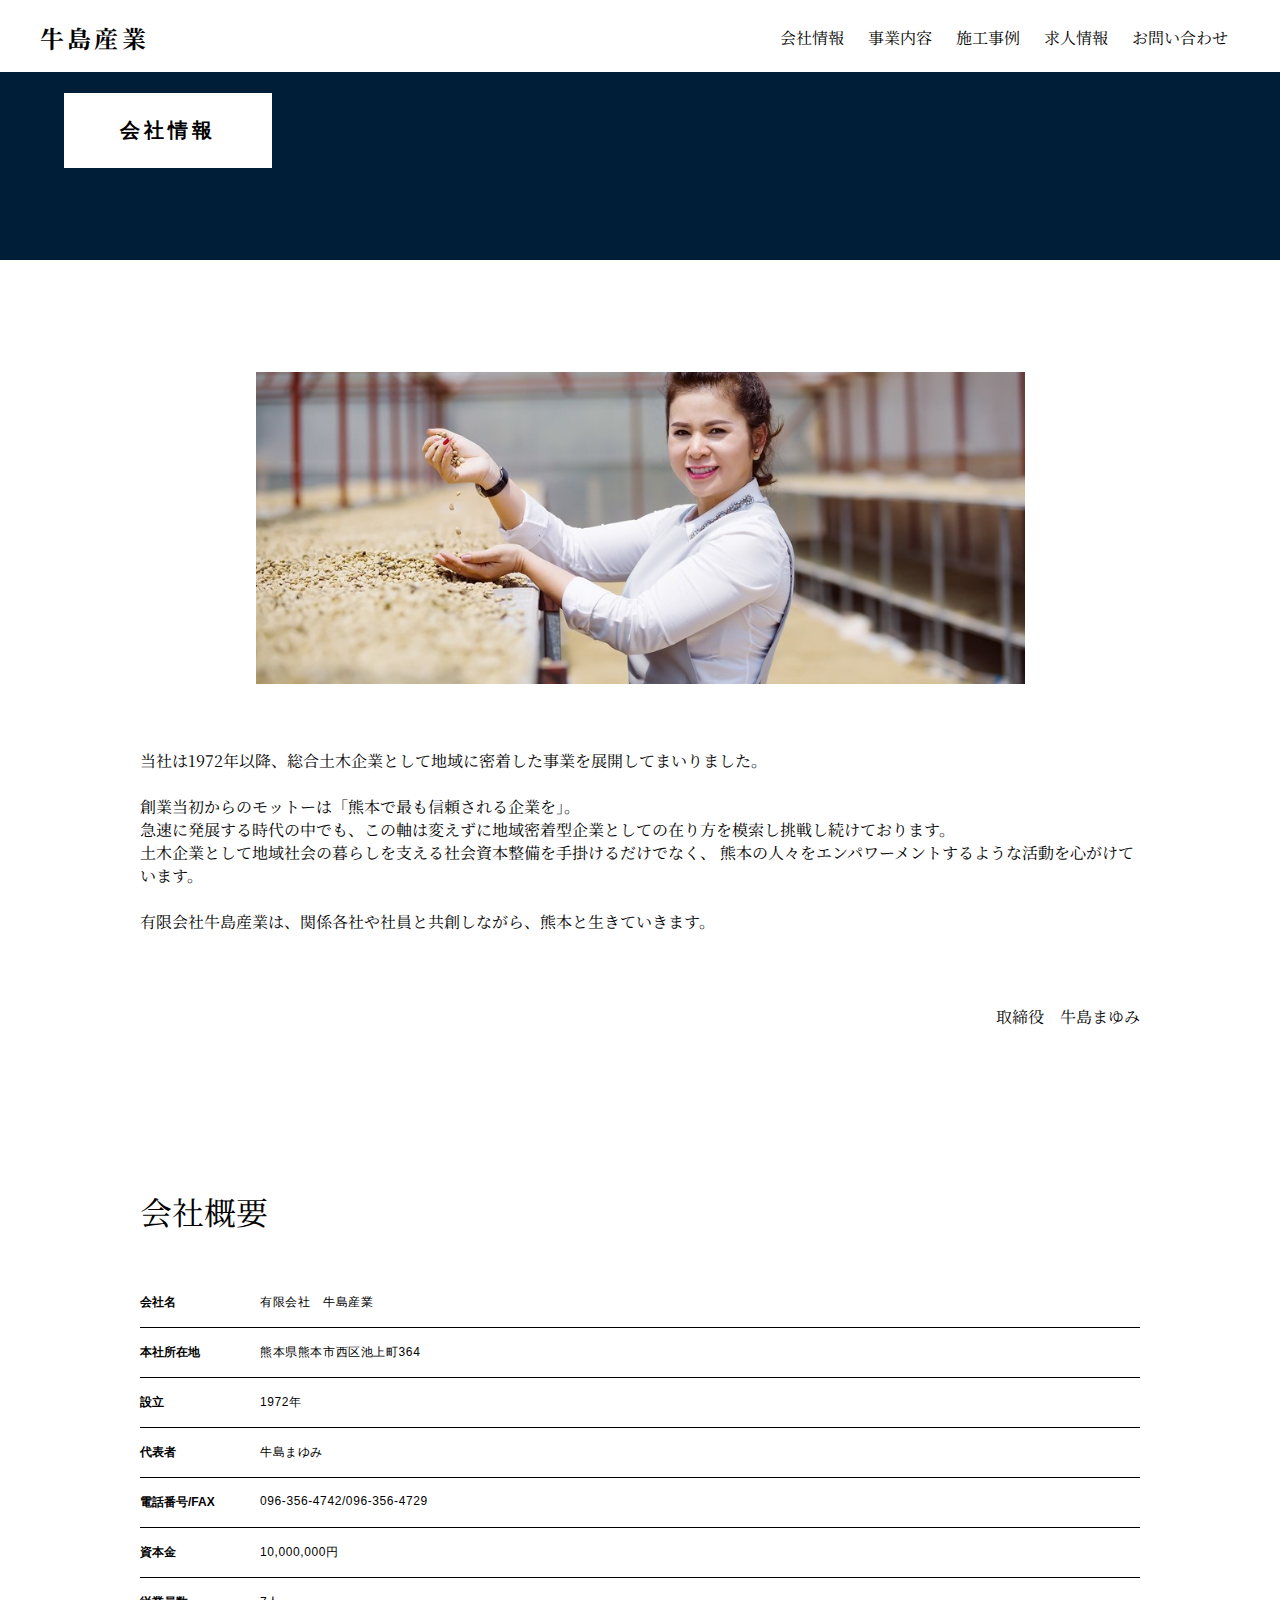
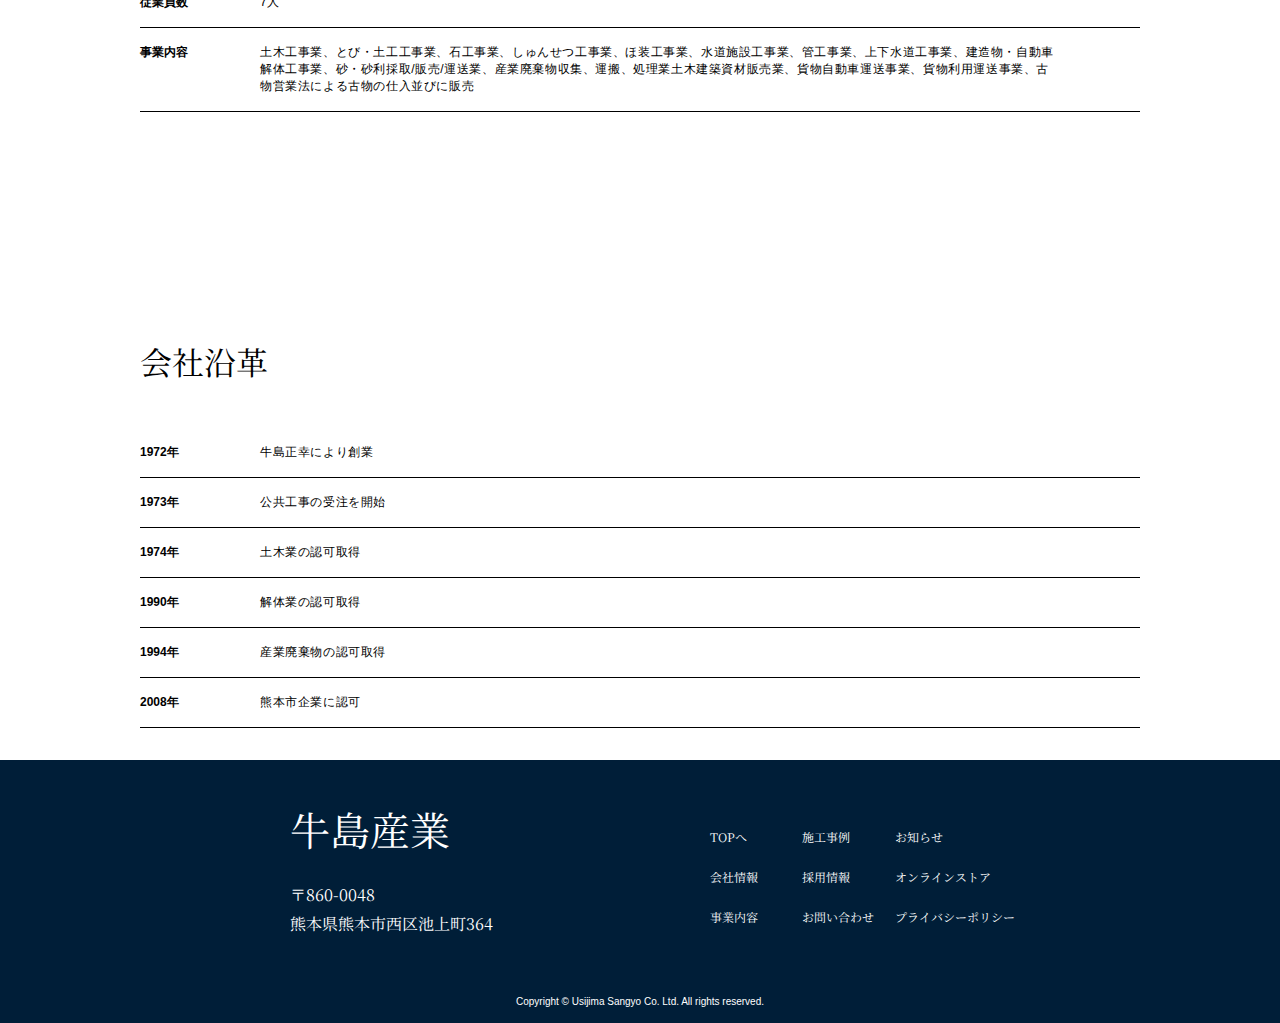
<file: company.html>
<!DOCTYPE html>
<html>
  <head>
    <meta charset="utf-8">
    <meta name="viewport" content="width=device-width, initial-scale=1">
    <title>牛島産業</title>
    <link rel="stylesheet" href="css/import.css">
    <script src="https://ajax.googleapis.com/ajax/libs/jquery/3.5.1/jquery.min.js"></script>
    <link href="https://fonts.googleapis.com/css2?family=Noto+Sans+JP&display=swap" rel="stylesheet">
    <link href="https://fonts.googleapis.com/css?family=Noto+Serif+JP:400,700&display=swap&subset=japanese" rel="stylesheet">
    <link rel="stylesheet" href="https://unpkg.com/swiper/swiper-bundle.min.css">
</head>
<body>
  <header>
    <div class="header-inner">
     <a href="index.html" class="header-logo"><h2 >牛島産業</h2></a>
     <div id="nav-toggle">
      <div>
          <span></span>
          <span></span>
          <span></span>
      </div>
    </div>
      <nav id="gloval-nav">
       <ul >
          <li><a href="company.html">会社情報</a></li>
          <li><a href="service.html">事業内容</a></li>
          <li><a href="works.html">施工事例</a></li>
          <li><a href="recruit.html">求人情報</a></li>
          <li><a href="contact/index.html">お問い合わせ</a></li>
        </ul>
      </nav> 
   </div>
  </header  >
  <section class="head-title"><h1>会社情報</h1></section>
  <section class="message">
    <div class="container800">
      <figure class="ceo-view"><img src="assets/ceo.png" alt="ceo-img"></figure>
      <p class="ceo-text">当社は1972年以降、総合土木企業として地域に密着した事業を展開してまいりました。<br><br>

        創業当初からのモットーは「熊本で最も信頼される企業を」。<br>
        急速に発展する時代の中でも、この軸は変えずに地域密着型企業としての在り方を模索し挑戦し続けております。<br>
        土木企業として地域社会の暮らしを支える社会資本整備を手掛けるだけでなく、
        熊本の人々をエンパワーメントするような活動を心がけています。<br><br>
        
        有限会社牛島産業は、関係各社や社員と共創しながら、熊本と生きていきます。</p>
      <p class="ceo-name">取締役　牛島まゆみ</p>
    </div>
  </section>
  <section class="profile">
    <div class="container800">
      <h1>会社概要</h1>
      <div class="list-container">
        <div class="row">
          <h3>会社名</h3>
          <p>有限会社　牛島産業</p>
        </div>
        <div class="row">
          <h3>本社所在地</h3>
          <p>熊本県熊本市西区池上町364</p>
        </div>
        <div class="row">
          <h3>設立</h3>
          <p>1972年</p>
        </div>
        <div class="row">
          <h3>代表者</h3>
          <p>牛島まゆみ</p>
        </div>
        <div class="row">
          <h3>電話番号/FAX</h3>
          <p>096-356-4742/096-356-4729</p>
        </div>
        <div class="row">
          <h3>資本金</h3>
          <p>10,000,000円</p>
        </div>
        <div class="row">
          <h3>従業員数</h3>
          <p>7人</p>
        </div>
        <div class="row">
          <h3>事業内容</h3>
          <p>土木工事業、とび・土工工事業、石工事業、しゅんせつ工事業、ほ装工事業、水道施設工事業、管工事業、上下水道工事業、建造物・自動車解体工事業、砂・砂利採取/販売/運送業、産業廃棄物収集、運搬、処理業土木建築資材販売業、貨物自動車運送事業、貨物利用運送事業、古物営業法による古物の仕入並びに販売</p>
        </div>
      </div>
      <div class="ggmap"><iframe src="https://www.google.com/maps/embed?pb=!1m18!1m12!1m3!1d768.9215127787203!2d130.67939546404742!3d32.790685489598616!2m3!1f0!2f0!3f0!3m2!1i1024!2i768!4f13.1!3m3!1m2!1s0x3540f4fee00250cf%3A0x4d9e130a28fff67d!2z44CSODYwLTAwNDgg54aK5pys55yM54aK5pys5biC6KW_5Yy65rGg5LiK55S677yT77yW77yUIOeJm-WztueUo-alrQ!5e0!3m2!1sja!2sjp!4v1595917310939!5m2!1sja!2sjp" frameborder="0" style="border:0;" allowfullscreen="" aria-hidden="false" tabindex="0"></iframe></div>
    </div>
  </section>
  <section class="history">
    <div class="container800">
      <h1>会社沿革</h1>
      <div class="list-container">
        <div class="row">
          <h3>1972年</h3>
          <p>牛島正幸により創業</p>
        </div>
        <div class="row">
          <h3>1973年</h3>
          <p>公共工事の受注を開始</p>
        </div>
        <div class="row">
          <h3>1974年</h3>
          <p>土木業の認可取得</p>
        </div>
        <div class="row">
          <h3>1990年</h3>
          <p>解体業の認可取得</p>
        </div>
        <div class="row">
          <h3>1994年</h3>
          <p>産業廃棄物の認可取得</p>
        </div>
        <div class="row">
          <h3>2008年</h3>
          <p>熊本市企業に認可</p>
        </div>
      </div>
    </div>
  </section>
  <footer>
    <div class="footer-inner">
    <div class="footer-left">
     <div class="footer-logo">牛島産業</div>
     <address><p><span>〒860-0048</span></p>
      <p>熊本県熊本市西区池上町364</p>
     </address>
    </div>
    <div class="footer-right">
      <ul >
        <li><a href="index.html">TOPへ</a></li>
        <li><a href="company.html">会社情報</a></li>
        <li><a href="service.html">事業内容</a></li>
      </ul>
      <ul >
        <li><a href="works.html">施工事例</a></li>
        <li><a href="recruit.html">採用情報</a></li>
        <li><a href="contact/index.html">お問い合わせ</a></li>
      </ul>
      <ul >
        <li><a href="company.html">お知らせ</a></li>
        <li><a href="https://admin.thebase.in/dashboard">オンラインストア</a></li>
        <li><a href="privacy.html">プライバシーポリシー</a></li>
      </ul>
      
    </div>
    <div class="footer-right-md">
      <ul>
        <li><a href="index.html">TOPへ</a></li>
        <li><a href="company.html">会社情報</a></li>
        <li><a href="service.html">事業内容</a></li>        
        <li><a href="works.html">施工事例</a></li>
        <li><a href="recruit.html">採用情報</a></li>
        <li><a href="contact/index.html">お問い合わせ</a></li>      
        <li><a href="company.html">お知らせ</a></li>
        <li><a href="https://admin.thebase.in/dashboard">オンラインストア</a></li>
        <li><a href="privacy.html">プライバシーポリシー</a></li>
      </ul>
    </div>
   
  </div>
  <div class="footer-copyright">Copyright © Usijima Sangyo Co. Ltd. All rights reserved.</div>
  </footer>
  <script src="js/common.js"></script>
</body>
</html>
</file>
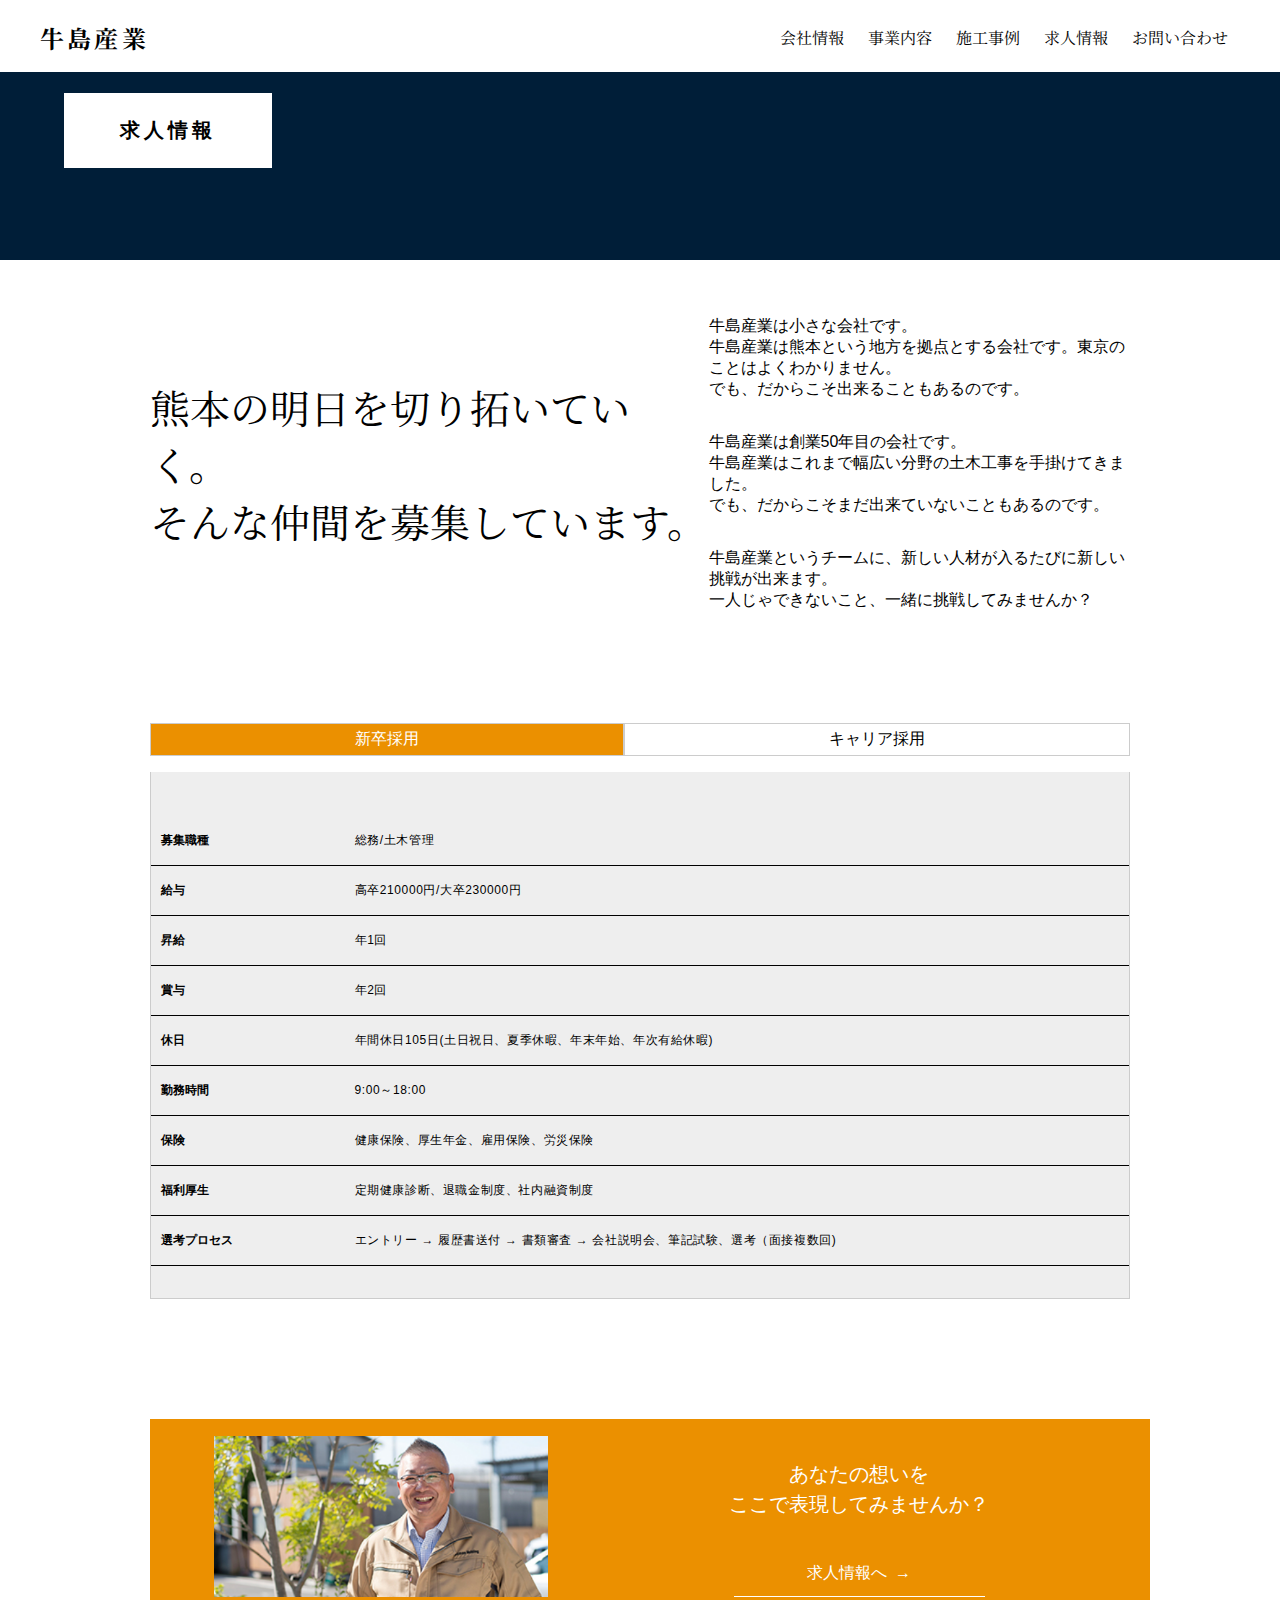
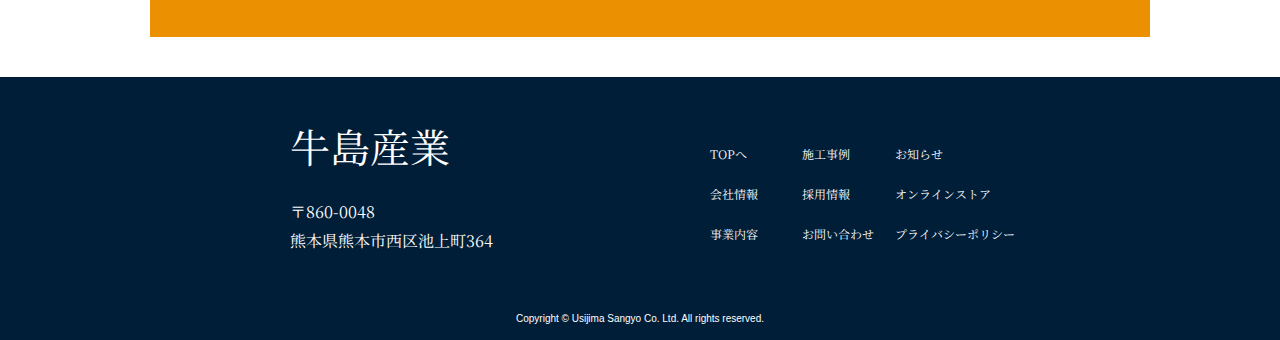
<file: recruit.html>
<!DOCTYPE html>
<html>
  <head>
    <meta charset="utf-8">
    <meta name="viewport" content="width=device-width, initial-scale=1">
    <title>牛島産業</title>
    <link rel="stylesheet" href="css/import.css">
    <link href="https://fonts.googleapis.com/css2?family=Noto+Sans+JP&display=swap" rel="stylesheet">
    <link href="https://fonts.googleapis.com/css?family=Noto+Serif+JP:400,700&display=swap&subset=japanese" rel="stylesheet">
    <link rel="stylesheet" href="https://unpkg.com/swiper/swiper-bundle.min.css">
  </head>
  <body>
    <header>
      <div class="header-inner">
       <a href="index.html" class="header-logo"><h2 >牛島産業</h2></a>
       <div id="nav-toggle">
        <div>
            <span></span>
            <span></span>
            <span></span>
        </div>
      </div>
        <nav id="gloval-nav">
         <ul >
            <li><a href="company.html">会社情報</a></li>
            <li><a href="service.html">事業内容</a></li>
            <li><a href="works.html">施工事例</a></li>
            <li><a href="recruit.html">求人情報</a></li>
            <li><a href="contact/index.html">お問い合わせ</a></li>
          </ul>
        </nav> 
     </div>
    </header>
    <div class="recruit-wrapper">
      <section class="head-title"><h1>求人情報</h1></section>
        <div class="container980">
            <section class="recruit-message">
                <div class="message-left"><h2>熊本の明日を切り拓いていく。<br>そんな仲間を募集しています。</h2></div>
                <div class="message-right">
                  <p>牛島産業は小さな会社です。<br>
                  牛島産業は熊本という地方を拠点とする会社です。東京のことはよくわかりません。<br>
                  でも、だからこそ出来ることもあるのです。<br></p>
                  
                  <p>牛島産業は創業50年目の会社です。<br>
                  牛島産業はこれまで幅広い分野の土木工事を手掛けてきました。<br>
                  でも、だからこそまだ出来ていないこともあるのです。<br></p>
                  
                  <p>牛島産業というチームに、新しい人材が入るたびに新しい挑戦が出来ます。<br>
                  一人じゃできないこと、一緒に挑戦してみませんか？</p>
                </div>
            </section>
            <section class="recruit-deteil">
              <ul class="tab-group">
                <li class="tab is-active">新卒採用</li>
              <li class="tab">キャリア採用</li>
            </ul>
            <div class="panel-group">
              <div class="panel is-show">
                <div class="list-container">
                  <div class="row">
                    <h3>募集職種</h3>
                    <p>総務/土木管理</p>
                  </div>
                  <div class="row">
                    <h3>給与</h3>
                    <p>高卒210000円/大卒230000円</p>
                  </div>
                  <div class="row">
                    <h3>昇給</h3>
                    <p>年1回</p>
                  </div>
                  <div class="row">
                    <h3>賞与</h3>
                    <p>年2回</p>
                  </div>
                  <div class="row">
                    <h3>休日</h3>
                    <p>年間休日105日(土日祝日、夏季休暇、年末年始、年次有給休暇)</p>
                  </div>
                  <div class="row">
                    <h3>勤務時間</h3>
                    <p>9:00～18:00</p>
                  </div>
                  <div class="row">
                    <h3>保険</h3>
                    <p>健康保険、厚生年金、雇用保険、労災保険</p>
                  </div>
                  <div class="row">
                    <h3>福利厚生</h3>
                    <p>定期健康診断、退職金制度、社内融資制度</p>
                  </div>
                  <div class="row">
                    <h3>選考プロセス</h3>
                    <p>エントリー → 履歴書送付 → 書類審査 → 会社説明会、筆記試験、選考（面接複数回)</p>
                  </div>
              </div>
            </div>
            <div class="panel">
              <div class="list-container">
                <div class="row">
                  <h3>募集職種</h3>
                  <p>総務/土木管理</p>
                </div>
                <div class="row">
                  <h3>給与</h3>
                  <p>当社規定により面談のうえ決定</p>
                </div>
                <div class="row">
                  <h3>昇給</h3>
                  <p>年1回</p>
                </div>
                <div class="row">
                  <h3>賞与</h3>
                  <p>年2回</p>
                </div>
                <div class="row">
                  <h3>休日</h3>
                  <p>年間休日105日(土日祝日、夏季休暇、年末年始、年次有給休暇)</p>
                </div>
                <div class="row">
                  <h3>勤務時間</h3>
                  <p>9:00～18:00</p>
                </div>
                <div class="row">
                  <h3>保険</h3>
                  <p>健康保険、厚生年金、雇用保険、労災保険</p>
                </div>
                <div class="row">
                  <h3>福利厚生</h3>
                  <p>定期健康診断、退職金制度、社内融資制度</p>
                </div>
                <div class="row">
                  <h3>選考プロセス</h3>
                  <p>エントリー → 履歴書送付 → 書類審査 → 会社説明会、筆記試験、選考（面接複数回)</p>
                </div>
            </div>
            </div>
          </div>
            </section>
            <section class="recruit-banner-wrapper">
              <div class="recruit-banner-container">
                <div class="recruit-banner-contents">
                  <p>あなたの想いを<br>ここで表現してみませんか？</p>
                  <a href="#" target="_blank">求人情報へ<span>→</span></a>
                </div>
                <div class="recruit-banner-image">
                  <img src="assets/recruit_deteils.png" alt="recruit">
                </div>
              </div>
            </section>
        </div>
    </div>
    <footer>
      <div class="footer-inner">
      <div class="footer-left">
       <div class="footer-logo">牛島産業</div>
       <address><p><span>〒860-0048</span></p>
        <p>熊本県熊本市西区池上町364</p>
       </address>
      </div>
      <div class="footer-right">
        <ul >
          <li><a href="index.html">TOPへ</a></li>
          <li><a href="company.html">会社情報</a></li>
          <li><a href="service.html">事業内容</a></li>
        </ul>
        <ul >
          <li><a href="works.html">施工事例</a></li>
          <li><a href="recruit.html">採用情報</a></li>
          <li><a href="contact/index.html">お問い合わせ</a></li>
        </ul>
        <ul >
          <li><a href="company.html">お知らせ</a></li>
          <li><a href="https://admin.thebase.in/dashboard">オンラインストア</a></li>
          <li><a href="privacy.html">プライバシーポリシー</a></li>
        </ul>
        
      </div>
      <div class="footer-right-md">
        <ul>
          <li><a href="index.html">TOPへ</a></li>
          <li><a href="company.html">会社情報</a></li>
          <li><a href="service.html">事業内容</a></li>        
          <li><a href="works.html">施工事例</a></li>
          <li><a href="recruit.html">採用情報</a></li>
          <li><a href="contact/index.html">お問い合わせ</a></li>      
          <li><a href="company.html">お知らせ</a></li>
          <li><a href="https://admin.thebase.in/dashboard">オンラインストア</a></li>
          <li><a href="privacy.html">プライバシーポリシー</a></li>
        </ul>
      </div>
     
    </div>
    <div class="footer-copyright">Copyright © Usijima Sangyo Co. Ltd. All rights reserved.</div>
    </footer>
    <script src="https://ajax.googleapis.com/ajax/libs/jquery/3.5.1/jquery.min.js"></script>
    <script src="js/common.js"></script>
    <script src="js/recruit.js"></script>
    </body>
  </html>
</file>
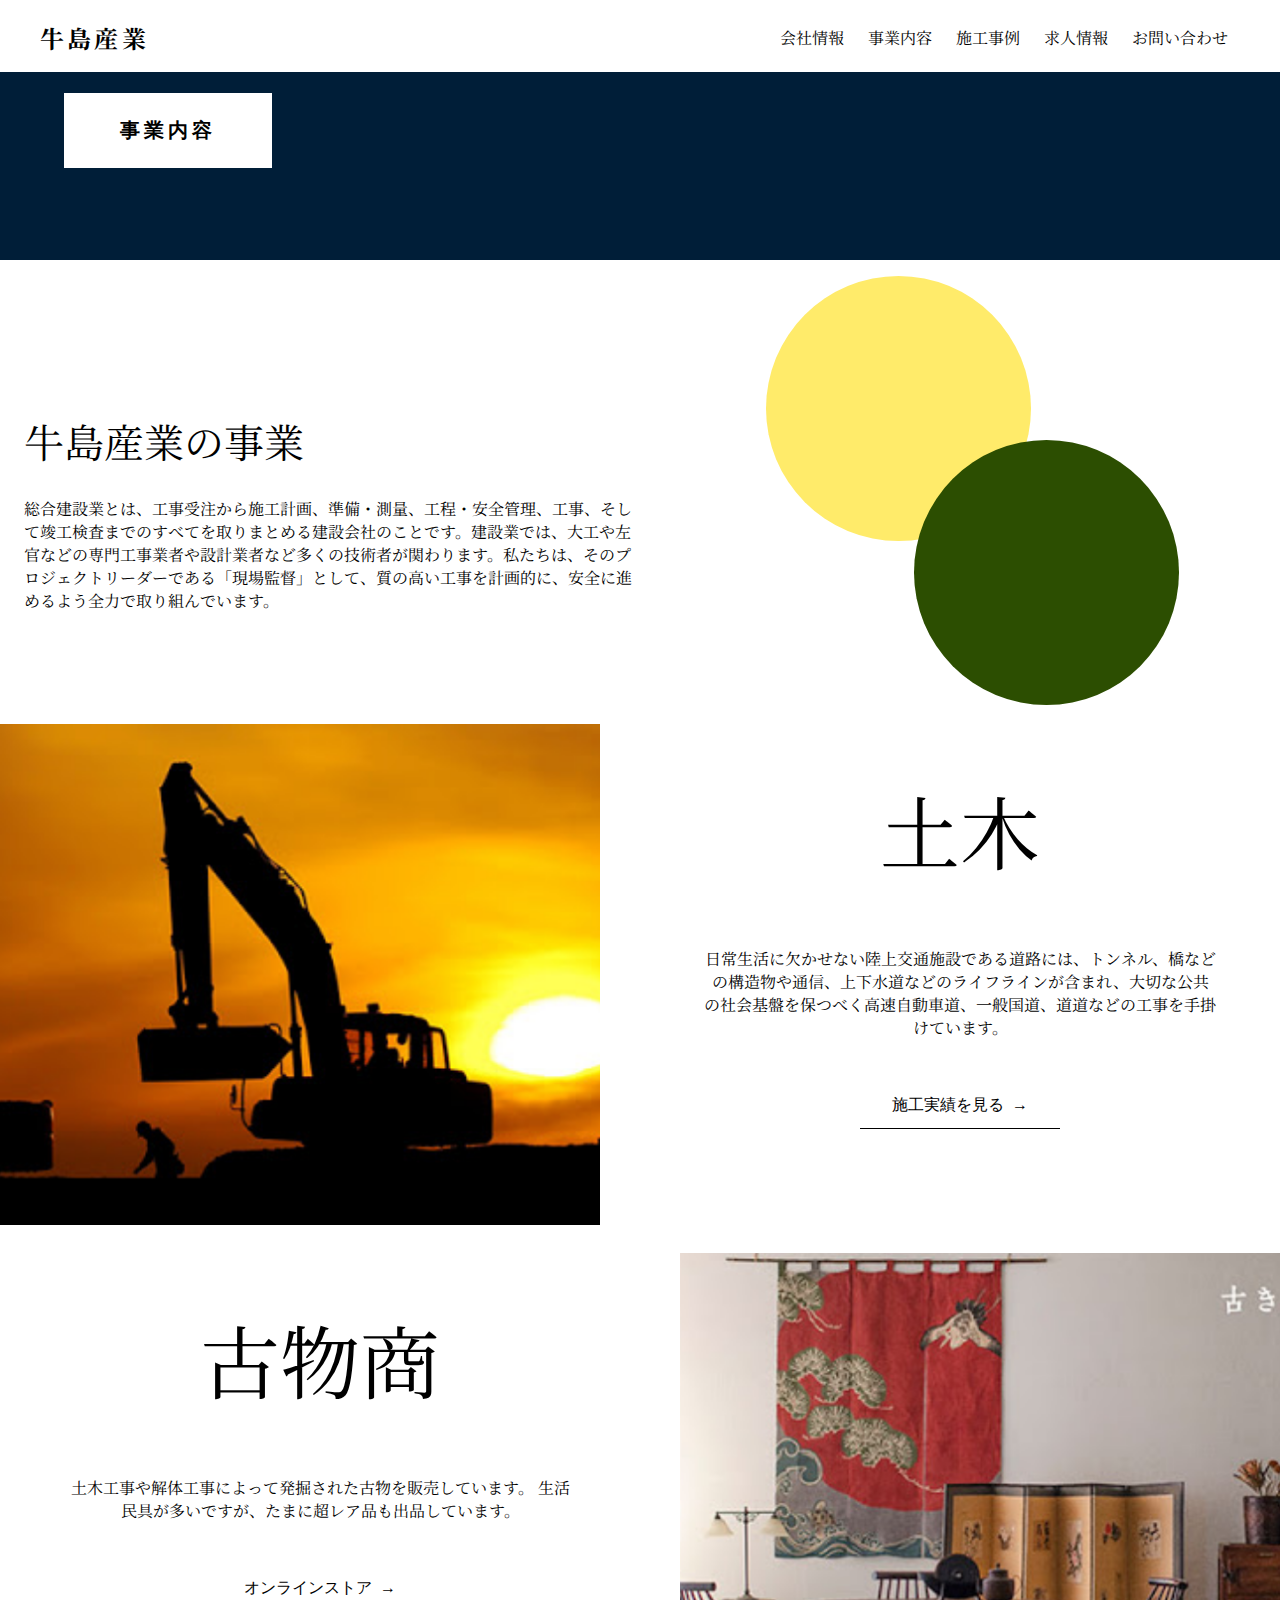
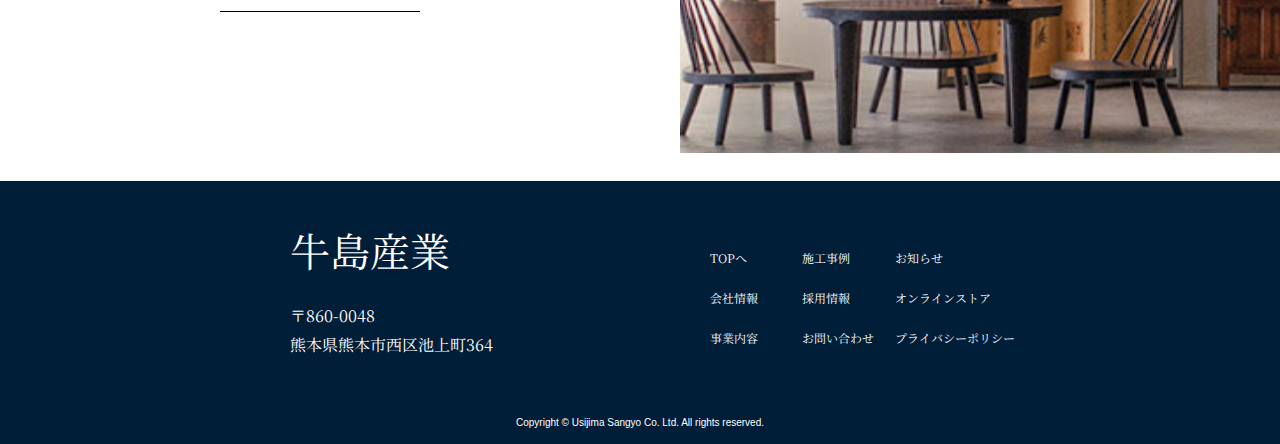
<file: service.html>
<!DOCTYPE html>
<html>
  <head>
    <meta charset="utf-8">
    <meta name="viewport" content="width=device-width, initial-scale=1">
    <title>牛島産業</title>
    <link rel="stylesheet" href="css/import.css">
    <script src="https://ajax.googleapis.com/ajax/libs/jquery/3.5.1/jquery.min.js"></script>
    <link href="https://fonts.googleapis.com/css2?family=Noto+Sans+JP&display=swap" rel="stylesheet">
    <link href="https://fonts.googleapis.com/css?family=Noto+Serif+JP:400,700&display=swap&subset=japanese" rel="stylesheet">

  </head>
  <body>
    <header>
      <div class="header-inner">
       <a href="index.html" class="header-logo"><h2 >牛島産業</h2></a>
       <div id="nav-toggle">
        <div>
            <span></span>
            <span></span>
            <span></span>
        </div>
      </div>
        <nav id="gloval-nav">
         <ul >
            <li><a href="company.html">会社情報</a></li>
            <li><a href="service.html">事業内容</a></li>
            <li><a href="works.html">施工事例</a></li>
            <li><a href="recruit.html">求人情報</a></li>
            <li><a href="contact/index.html">お問い合わせ</a></li>
          </ul>
        </nav> 
     </div>
    </header>
    <section class="head-title"><h1>事業内容</h1></section>
    <section class="intro">
        <div class="intro-container">
            <div class="text-container">
                <h2>牛島産業の事業</h2>
                <p>総合建設業とは、工事受注から施工計画、準備・測量、工程・安全管理、工事、そして竣工検査までのすべてを取りまとめる建設会社のことです。建設業では、大工や左官などの専門工事業者や設計業者など多くの技術者が関わります。私たちは、そのプロジェクトリーダーである「現場監督」として、質の高い工事を計画的に、安全に進めるよう全力で取り組んでいます。</p>
            </div>
            <div class="img-container">
                <figure><img src="assets/service1.png" alt="service-img"></figure>
            </div>
        </div>
    </section>
    <section class="civil">
        <div class="civil-container">
            <div class="img-container">
                <figure><img src="assets/service2.png" alt="civil-img"></figure>
            </div>
            <div class="text-container">
                <h3>土木</h3>
                <p>日常生活に欠かせない陸上交通施設である道路には、トンネル、橋などの構造物や通信、上下水道などのライフラインが含まれ、大切な公共の社会基盤を保つべく高速自動車道、一般国道、道道などの工事を手掛けています。</p>
                <a href="works.deteil.html" class="btn-b">施工実績を見る<span>→</span></a>
            </div>
        </div>
    </section>
    <section class="antique">
        <div class="antique-container">
            <div class="text-container">
                <h3>古物商</h3>
                <p>土木工事や解体工事によって発掘された古物を販売しています。
                  生活民具が多いですが、たまに超レア品も出品しています。</p>
                <a href="#" class="btn-b">オンラインストア<span>→</span></a>
            </div>
            <div class="img-container">
                <figure><img src="assets/service3.png" alt="antique-img"></figure>
            </div>
        </div>
    </section>
    <footer>
      <div class="footer-inner">
      <div class="footer-left">
       <div class="footer-logo">牛島産業</div>
       <address><p><span>〒860-0048</span></p>
        <p>熊本県熊本市西区池上町364</p>
       </address>
      </div>
      <div class="footer-right">
        <ul >
          <li><a href="index.html">TOPへ</a></li>
          <li><a href="company.html">会社情報</a></li>
          <li><a href="service.html">事業内容</a></li>
        </ul>
        <ul >
          <li><a href="works.html">施工事例</a></li>
          <li><a href="recruit.html">採用情報</a></li>
          <li><a href="contact/index.html">お問い合わせ</a></li>
        </ul>
        <ul >
          <li><a href="company.html">お知らせ</a></li>
          <li><a href="https://admin.thebase.in/dashboard">オンラインストア</a></li>
          <li><a href="privacy.html">プライバシーポリシー</a></li>
        </ul>
        
      </div>
      <div class="footer-right-md">
        <ul>
          <li><a href="index.html">TOPへ</a></li>
          <li><a href="company.html">会社情報</a></li>
          <li><a href="service.html">事業内容</a></li>        
          <li><a href="works.html">施工事例</a></li>
          <li><a href="recruit.html">採用情報</a></li>
          <li><a href="contact/index.html">お問い合わせ</a></li>      
          <li><a href="company.html">お知らせ</a></li>
          <li><a href="https://admin.thebase.in/dashboard">オンラインストア</a></li>
          <li><a href="privacy.html">プライバシーポリシー</a></li>
        </ul>
      </div>
     
    </div>
    <div class="footer-copyright">Copyright © Usijima Sangyo Co. Ltd. All rights reserved.</div>
    </footer>
    <script src="js/common.js"></script>
    </body>
  </html>
</file>
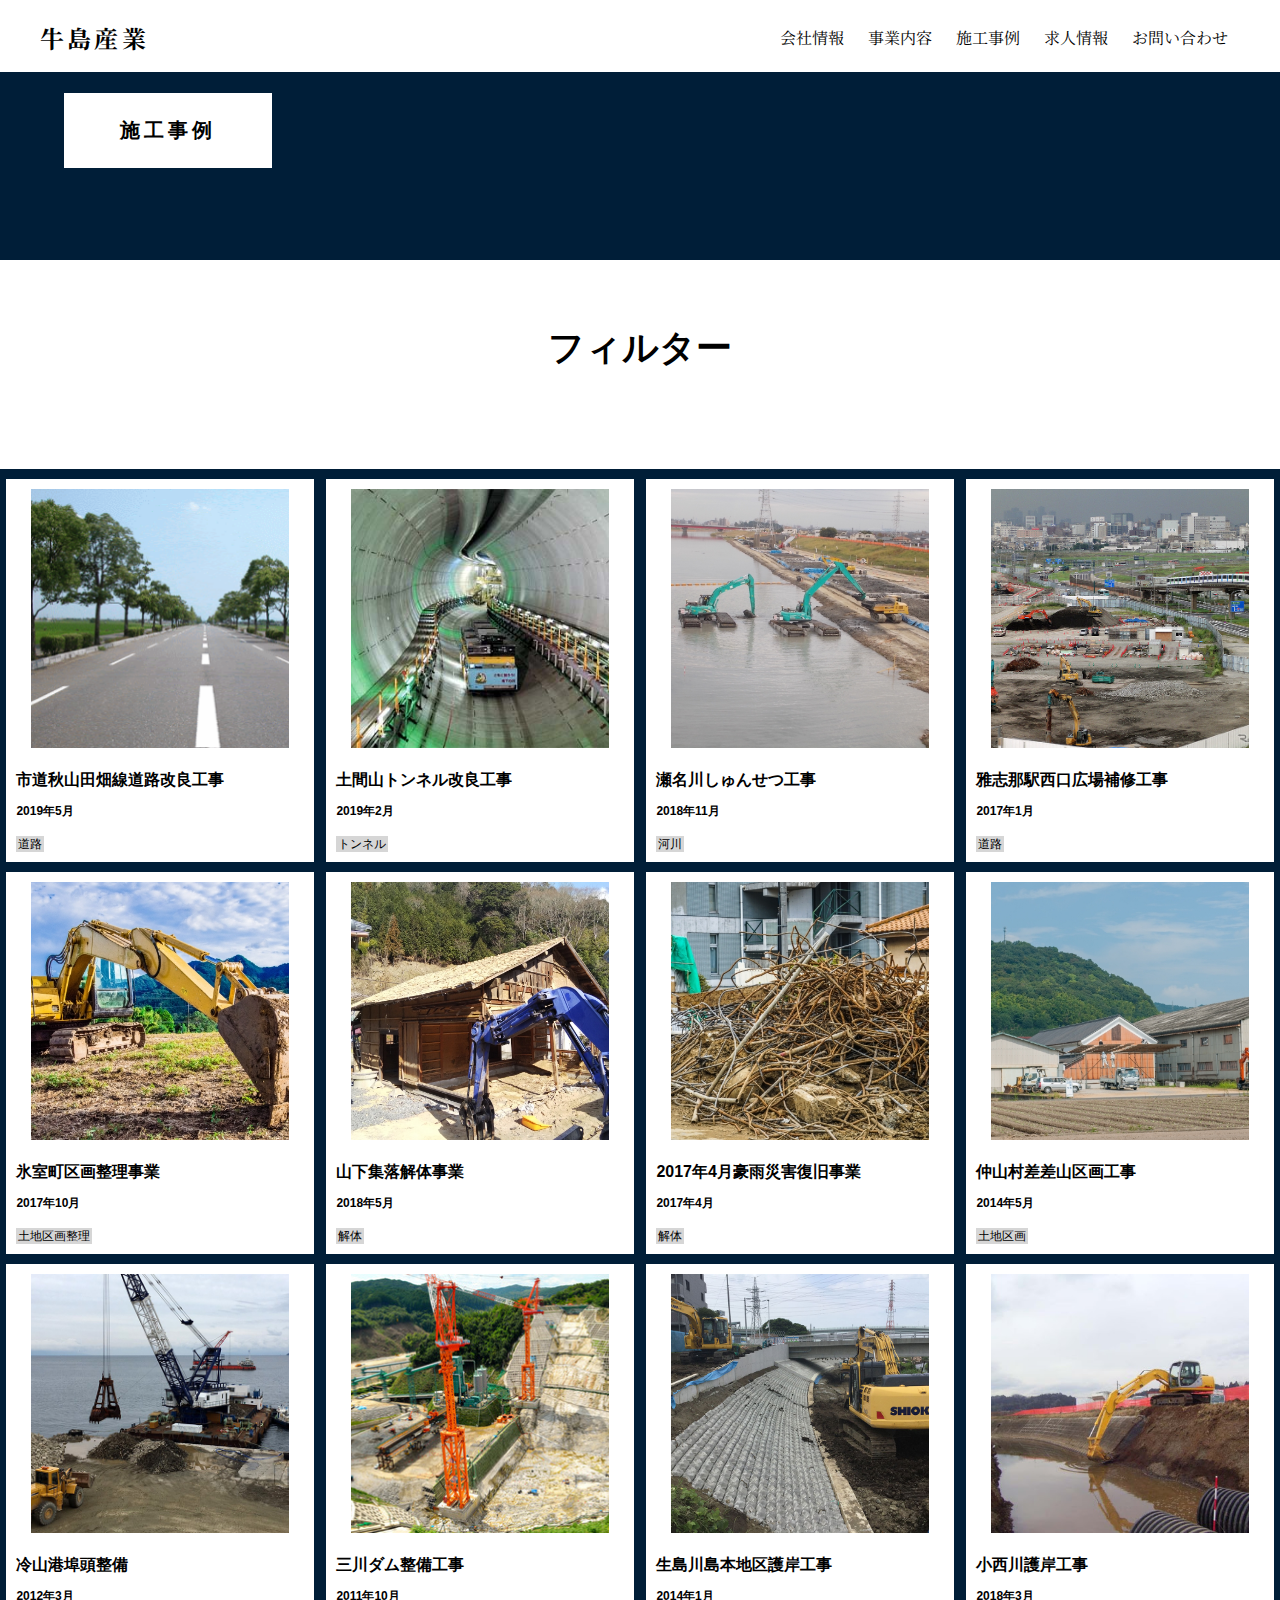
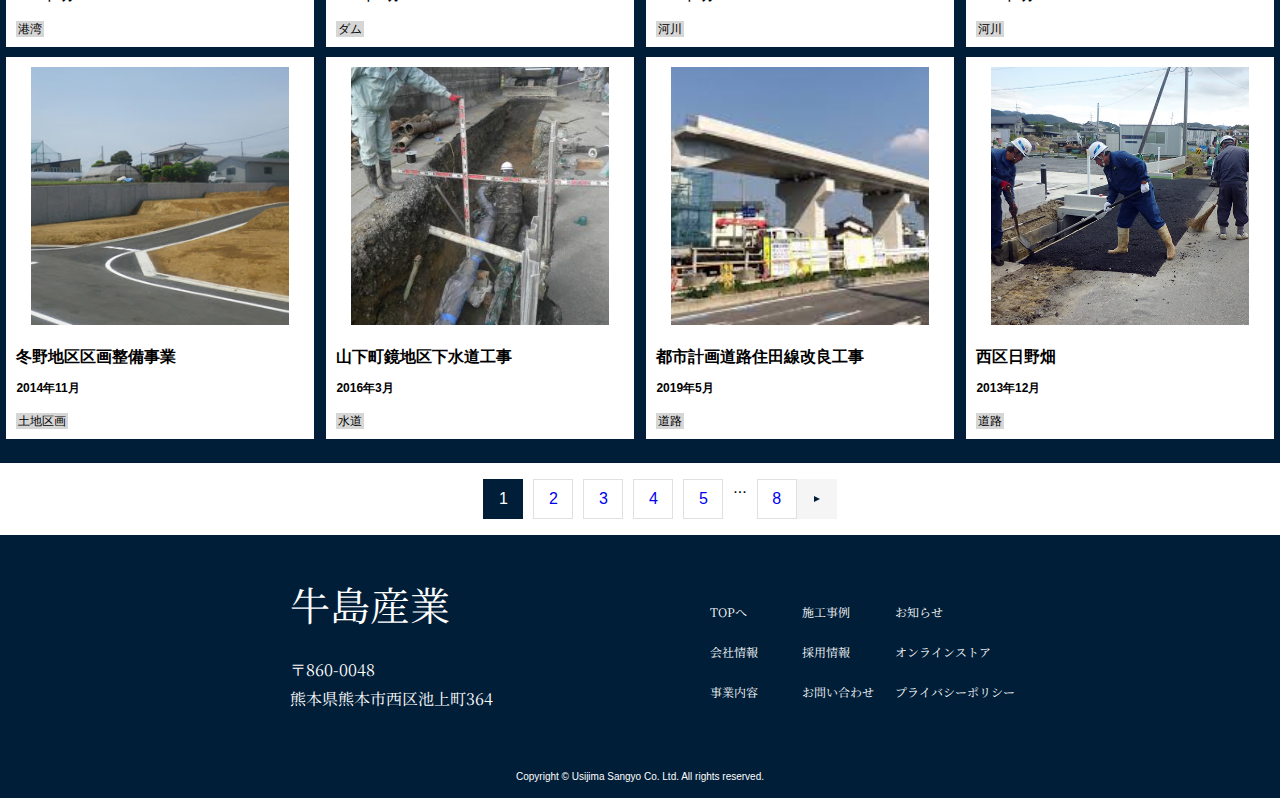
<file: works.html>
<!DOCTYPE html>
<html>
  <head>
    <meta charset="utf-8">
    <meta name="viewport" content="width=device-width, initial-scale=1">
    <title>牛島産業</title>
    <link rel="stylesheet" href="css/import.css">
    <script src="https://ajax.googleapis.com/ajax/libs/jquery/3.5.1/jquery.min.js"></script>
<link href="https://fonts.googleapis.com/css2?family=Noto+Sans+JP&display=swap" rel="stylesheet">
<link href="https://fonts.googleapis.com/css?family=Noto+Serif+JP:400,700&display=swap&subset=japanese" rel="stylesheet">

</head>
<body>
  <header>
    <div class="header-inner">
     <a href="index.html" class="header-logo"><h2 >牛島産業</h2></a>
     <div id="nav-toggle">
      <div>
          <span></span>
          <span></span>
          <span></span>
      </div>
    </div>
      <nav id="gloval-nav">
       <ul >
          <li><a href="company.html">会社情報</a></li>
          <li><a href="service.html">事業内容</a></li>
          <li><a href="works.html">施工事例</a></li>
          <li><a href="recruit.html">求人情報</a></li>
          <li><a href="contact/index.html">お問い合わせ</a></li>
        </ul>
      </nav> 
   </div>
  </header>
  <section class="head-title"><h1>施工事例</h1></section>
  <section class="filter"><h1>フィルター</h1></section>
  <section class="card-wrapper">
      <div class="card">
        <a class="card-contents" href="works.deteil.html">
          <div class="img-card">
              <figure><img src="assets/works1.png" alt="works1-img"></figure>
          </div>
          <div class="text-card">
              <h3>市道秋山田畑線道路改良工事</h3>
              <h4>2019年5月</h4>
              <p>道路</p>
          </div>
        </a>
      </div>    
      <div class="card">
        <a class="card-contents" href="works.deteil.html">
          <div class="img-card">
              <figure><img src="assets/sample (1).jpg" alt="works1-img"></figure>
          </div>
          <div class="text-card">
              <h3>土間山トンネル改良工事</h3>
              <h4>2019年2月</h4>
              <p>トンネル</p>
          </div>
        </a>
      </div>   <div class="card">
        <a class="card-contents" href="works.deteil.html">
          <div class="img-card">
              <figure><img src="assets/sample (2).jpg" alt="works1-img"></figure>
          </div>
          <div class="text-card">
              <h3>瀬名川しゅんせつ工事</h3>
              <h4>2018年11月</h4>
              <p>河川</p>
          </div>
        </a>
      </div>   <div class="card">
        <a class="card-contents" href="works.deteil.html">
          <div class="img-card">
              <figure><img src="assets/sample (3).jpg" alt="works1-img"></figure>
          </div>
          <div class="text-card">
              <h3>雅志那駅西口広場補修工事</h3>
              <h4>2017年1月</h4>
              <p>道路</p>
          </div>
        </a>
      </div>   <div class="card">
        <a class="card-contents" href="works.deteil.html">
          <div class="img-card">
              <figure><img src="assets/sample (4).jpg" alt="works1-img"></figure>
          </div>
          <div class="text-card">
              <h3>氷室町区画整理事業</h3>
              <h4>2017年10月</h4>
              <p>土地区画整理</p>
          </div>
        </a>
      </div>   <div class="card">
        <a class="card-contents" href="works.deteil.html">
          <div class="img-card">
              <figure><img src="assets/sample (5).jpg" alt="works1-img"></figure>
          </div>
          <div class="text-card">
              <h3>山下集落解体事業</h3>
              <h4>2018年5月</h4>
              <p>解体</p>
          </div>
        </a>
      </div>   <div class="card">
        <a class="card-contents" href="works.deteil.html">
          <div class="img-card">
              <figure><img src="assets/sample (6).jpg" alt="works1-img"></figure>
          </div>
          <div class="text-card">
              <h3>2017年4月豪雨災害復旧事業</h3>
              <h4>2017年4月</h4>
              <p>解体</p>
          </div>
        </a>
      </div>   <div class="card">
        <a class="card-contents" href="works.deteil.html">
          <div class="img-card">
              <figure><img src="assets/sample (7).jpg" alt="works1-img"></figure>
          </div>
          <div class="text-card">
              <h3>仲山村差差山区画工事</h3>
              <h4>2014年5月</h4>
              <p>土地区画</p>
          </div>
        </a>
      </div>   <div class="card">
        <a class="card-contents" href="works.deteil.html">
          <div class="img-card">
              <figure><img src="assets/sample (8).jpg" alt="works1-img"></figure>
          </div>
          <div class="text-card">
              <h3>冷山港埠頭整備</h3>
              <h4>2012年3月</h4>
              <p>港湾</p>
          </div>
        </a>
      </div>   <div class="card">
        <a class="card-contents" href="works.deteil.html">
          <div class="img-card">
              <figure><img src="assets/sample (9).jpg" alt="works1-img"></figure>
          </div>
          <div class="text-card">
              <h3>三川ダム整備工事</h3>
              <h4>2011年10月</h4>
              <p>ダム</p>
          </div>
        </a>
      </div>   <div class="card">
        <a class="card-contents" href="works.deteil.html">
          <div class="img-card">
              <figure><img src="assets/sample (10).jpg" alt="works1-img"></figure>
          </div>
          <div class="text-card">
              <h3>生島川島本地区護岸工事</h3>
              <h4>2014年1月</h4>
              <p>河川</p>
          </div>
        </a>
      </div>   <div class="card">
        <a class="card-contents" href="works.deteil.html">
          <div class="img-card">
              <figure><img src="assets/sample (11).jpg" alt="works1-img"></figure>
          </div>
          <div class="text-card">
              <h3>小西川護岸工事</h3>
              <h4>2018年3月</h4>
              <p>河川</p>
          </div>
        </a>
      </div>   <div class="card">
        <a class="card-contents" href="works.deteil.html">
          <div class="img-card">
              <figure><img src="assets/sample (12).jpg" alt="works1-img"></figure>
          </div>
          <div class="text-card">
              <h3>冬野地区区画整備事業</h3>
              <h4>2014年11月</h4>
              <p>土地区画</p>
          </div>
        </a>
      </div>   <div class="card">
        <a class="card-contents" href="works.deteil.html">
          <div class="img-card">
              <figure><img src="assets/sample (13).jpg" alt="works1-img"></figure>
          </div>
          <div class="text-card">
              <h3>山下町鏡地区下水道工事</h3>
              <h4>2016年3月</h4>
              <p>水道</p>
          </div>
        </a>
      </div>   <div class="card">
        <a class="card-contents" href="works.deteil.html">
          <div class="img-card">
              <figure><img src="assets/sample (14).jpg" alt="works1-img"></figure>
          </div>
          <div class="text-card">
              <h3>都市計画道路住田線改良工事</h3>
              <h4>2019年5月</h4>
              <p>道路</p>
          </div>
        </a>
      </div>   <div class="card">
        <a class="card-contents" href="works.deteil.html">
          <div class="img-card">
              <figure><img src="assets/sample (15).jpg" alt="works1-img"></figure>
          </div>
          <div class="text-card">
              <h3>西区日野畑</h3>
              <h4>2013年12月</h4>
              <p>道路</p>
          </div>
        </a>
      </div>  
      
      
  </section>
  <section class="pagination-wrapper">
        <div class="c-pagenation u-space-pagenation2">
        <ul class="c-pagenation__number">
        <li><a href="works.html" class="is-current"><span>1</span></a></li>
        <li><a href="works.html"><span>2</span></a></li>
        <li><a href="works.html"><span>3</span></a></li>
        <li><a href="works.html"><span>4</span></a></li>
        <li><a href="works.html"><span>5</span></a></li>
        <li><span>...</span></li>
        <li><a href="works.html"><span>8</span></a></li>
        </ul>
        <p class="c-pagenation__arrow"><a href="http://www.kosin-k.co.jp/works/page/2/" class="c-arrow-box c-arrow-box--r u-hide-txt">
          <span>次のページに戻る
            ::after</span></a></p>
        </div>
  </section>
  <footer>
    <div class="footer-inner">
    <div class="footer-left">
     <div class="footer-logo">牛島産業</div>
     <address><p><span>〒860-0048</span></p>
      <p>熊本県熊本市西区池上町364</p>
     </address>
    </div>
    <div class="footer-right">
      <ul >
        <li><a href="index.html">TOPへ</a></li>
        <li><a href="company.html">会社情報</a></li>
        <li><a href="service.html">事業内容</a></li>
      </ul>
      <ul >
        <li><a href="works.html">施工事例</a></li>
        <li><a href="recruit.html">採用情報</a></li>
        <li><a href="contact/index.html">お問い合わせ</a></li>
      </ul>
      <ul >
        <li><a href="company.html">お知らせ</a></li>
        <li><a href="https://admin.thebase.in/dashboard">オンラインストア</a></li>
        <li><a href="privacy.html">プライバシーポリシー</a></li>
      </ul>
      
    </div>
    <div class="footer-right-md">
      <ul>
        <li><a href="index.html">TOPへ</a></li>
        <li><a href="company.html">会社情報</a></li>
        <li><a href="service.html">事業内容</a></li>        
        <li><a href="works.html">施工事例</a></li>
        <li><a href="recruit.html">採用情報</a></li>
        <li><a href="contact/index.html">お問い合わせ</a></li>      
        <li><a href="company.html">お知らせ</a></li>
        <li><a href="https://admin.thebase.in/dashboard">オンラインストア</a></li>
        <li><a href="privacy.html">プライバシーポリシー</a></li>
      </ul>
    </div>
   
  </div>
  <div class="footer-copyright">Copyright © Usijima Sangyo Co. Ltd. All rights reserved.</div>
  </footer>
  <script src="js/common.js"></script>
</body>
</html>
</file>
<file: css/import.css>
@charset "UTF-8";
/*メディアクエリmixin*/
/*メディアクエリmixin終了*/
/*ボタン定義*/
.btn a:hover:after {
  right: 1.5rem;
}

.btn a:hover:before {
  right: 1.4rem;
}

/* ボタン定義終わり*/
/*ボタン定義2*/
/*ボタン定義2終わり*/
/*ボタン白2*/
.btn-w {
  border: 0.1rem solid #FFFFFF;
  color: #FFFFFF;
  display: block;
  font-size: 1.2rem;
  margin: 1.6rem auto 0;
  overflow: hidden;
  padding: 1.2rem 0;
  position: relative;
  text-align: center;
  width: 80%;
}

@media screen and (min-width: 768px) {
  .btn-w {
    border: none;
    border-bottom: 0.1rem solid #FFFFFF;
    font-size: 1.6rem;
    margin-top: 3.2rem;
    max-width: 20rem;
    -webkit-transition: 0.3s all;
    transition: 0.3s all;
    width: 60%;
  }
  .btn-w::before {
    background: #FFFFFF;
    content: '';
    height: 0.1rem;
    left: -27.4rem;
    position: absolute;
    top: 0;
    -webkit-transition: 0.3s;
    transition: 0.3s;
    width: 100%;
  }
  .btn-w:hover::before {
    background: #FFFFFF;
    left: 0;
  }
  .btn-w:hover span {
    margin-left: 1.6rem;
  }
}

.btn-w span {
  margin-left: 0.8rem;
  -webkit-transition: 0.3s all;
  transition: 0.3s all;
}

/*ボタン白2終わり*/
/*ボタン黒2*/
.btn-b {
  border: 0.1rem solid #000000;
  color: #000000;
  display: block;
  font-size: 1.2rem;
  margin: 1.6rem auto 0;
  overflow: hidden;
  padding: 1.2rem 0;
  position: relative;
  text-align: center;
  width: 80%;
}

@media screen and (min-width: 768px) {
  .btn-b {
    border: none;
    border-bottom: 0.1rem solid #000000;
    font-size: 1.6rem;
    margin-top: 3.2rem;
    max-width: 20rem;
    -webkit-transition: 0.3s all;
    transition: 0.3s all;
    width: 60%;
  }
  .btn-b::before {
    background: #000000;
    content: '';
    height: 0.1rem;
    left: -27.4rem;
    position: absolute;
    top: 0;
    -webkit-transition: 0.3s;
    transition: 0.3s;
    width: 100%;
  }
  .btn-b:hover::before {
    background: #000000;
    left: 0;
  }
  .btn-b:hover span {
    margin-left: 1.6rem;
  }
}

.btn-b span {
  margin-left: 0.8rem;
  -webkit-transition: 0.3s all;
  transition: 0.3s all;
}

/*ボタン黒2終わり*/
/*ボタンオレンジ*/
.btn-o a {
  background: #EB9000;
  color: #FFFFFF;
  display: block;
  font-size: 1.6rem;
  font-weight: bold;
  height: 55px;
  line-height: 55px;
  overflow: hidden;
  position: relative;
  text-align: center;
  text-decoration: none;
  width: 280px;
}

@media screen and (max-width: 767px) {
  .btn-o a {
    font-size: 4vw;
    margin: 0 auto;
    width: 90%;
  }
}

.btn-o a:after {
  border-bottom: 1px solid #ffbc52;
  content: '';
  display: block;
  height: 10px;
  position: absolute;
  right: 0;
  top: 18px;
  -webkit-transition: 0.3s;
  transition: 0.3s;
  width: 30px;
}

.btn-o a:before {
  background: #855100;
  content: '';
  height: 100%;
  left: 0;
  position: absolute;
  top: 0;
  -webkit-transform: scaleX(0);
          transform: scaleX(0);
  -webkit-transform-origin: right;
          transform-origin: right;
  -webkit-transition: -webkit-transform 0.7s cubic-bezier(0.19, 1, 0.22, 1);
  transition: -webkit-transform 0.7s cubic-bezier(0.19, 1, 0.22, 1);
  transition: transform 0.7s cubic-bezier(0.19, 1, 0.22, 1);
  transition: transform 0.7s cubic-bezier(0.19, 1, 0.22, 1), -webkit-transform 0.7s cubic-bezier(0.19, 1, 0.22, 1);
  width: 100%;
}

.btn-o a:hover:after {
  width: 20px;
}

.btn-o a:hover:before {
  -webkit-transform: scaleX(1);
          transform: scaleX(1);
  -webkit-transform-origin: left;
          transform-origin: left;
}

.btn-o a .inner-text {
  display: block;
  left: 0;
  position: relative;
  top: 0;
  width: 100%;
  z-index: 3;
}

/*ボタンオレンジ終わり*/
/*ボタンポップ*/
.btn-p a {
  background-color: #FFFFFF;
  bottom: 8rem;
  color: #000000;
  display: block;
  font-size: 1.4rem;
  left: -8.5rem;
  line-height: 3.5em;
  position: absolute;
  text-align: center;
  text-decoration: none;
  -webkit-transition: 0.5s;
  transition: 0.5s;
  width: 17rem;
  z-index: 2;
  /*&:hover*/
}

@media only screen and (max-width: 76.8rem) {
  .btn-p a {
    bottom: -2.2rem;
    left: 0;
    margin: 0 auto;
    right: 0;
  }
}

.btn-p a:after {
  border-bottom: 0.1rem solid #AAAAAA;
  bottom: 2.4rem;
  content: '';
  display: block;
  height: 0.1rem;
  position: absolute;
  right: 2.5rem;
  -webkit-transition: 0.5s;
  transition: 0.5s;
  width: 1.2rem;
}

.btn-p a:before {
  border-bottom: 0.1rem solid #AAAAAA;
  bottom: 2.5rem;
  content: '';
  display: block;
  height: 0.1rem;
  position: absolute;
  right: 2.4rem;
  -webkit-transform: rotate(30deg);
          transform: rotate(30deg);
  -webkit-transition: 0.5s;
  transition: 0.5s;
  width: 0.6rem;
}

.btn-p a:hover {
  bottom: 9rem;
  -webkit-box-shadow: 0rem 3rem 4rem rgba(0, 0, 0, 0.2);
          box-shadow: 0rem 3rem 4rem rgba(0, 0, 0, 0.2);
}

@media only screen and (max-width: 76.8rem) {
  btn-p a:hover {
    bottom: -2rem;
    -webkit-box-shadow: 0rem 3rem 4rem rgba(0, 0, 0, 0);
            box-shadow: 0rem 3rem 4rem rgba(0, 0, 0, 0);
  }
}

.btn-p a:hover:after {
  right: 1.8rem;
}

.btn-p a:hover:before {
  right: 1.7rem;
}

/*ボタンポップ終わり*/
html {
  font-size: 62.5%;
}

@media screen and (min-width: 1200px) {
  font-size: 72.27%;
}

body {
  font-size: 1.6rem;
  /* 16px*/
}

h1 {
  font-size: 36px;
  /* IE8以下とAndroid4.3以下用フォールバック */
  font-size: calc(2.4rem + ((1vw - 0.64rem) * 2.1429));
  /* 24px~36pxで可変*/
}

h2 {
  font-size: 24px;
  /* IE8以下とAndroid4.3以下用フォールバック */
  font-size: calc(2rem + ((1vw - 0.64rem) * 0.7143));
  /* 20px~24pxで可変*/
}

@media screen and (min-width: 1200px) {
  /* 1200px以上*/
  h1 {
    font-size: 3.6rem;
    /* 36px*/
  }
  h2 {
    font-size: 2.4rem;
    /* 24px*/
  }
}

@media screen and (max-width: 767px) {
  /* 640px以下*/
  h1 {
    font-size: 2.4rem;
    /* 24px*/
  }
  h2 {
    font-size: 2rem;
    /* 20px*/
  }
}

.container800 {
  margin: 0 auto;
  max-width: 100%;
  padding-left: 2.4rem;
  padding-right: 2.4rem;
  position: relative;
  width: 800px;
}

@media screen and (min-width: 1200px) {
  .container800 {
    width: 1000px;
  }
}

@media screen and (max-width: 991px) {
  .container800 {
    width: 700px;
  }
}

@media screen and (max-width: 767px) {
  .container800 {
    width: 500px;
  }
}

@media screen and (max-width: 575px) {
  .container800 {
    width: 300px;
  }
}

@media screen and (max-width: 399px) {
  .container800 {
    width: 250px;
  }
}

.container980 {
  margin: 0 auto;
  max-width: 100%;
  position: relative;
  width: 980px;
}

.container1300 {
  margin: 0 auto;
  max-width: 100%;
  padding-left: 2.4rem;
  padding-right: 2.4rem;
  position: relative;
  width: 1300px;
}

figure {
  margin: 0;
  padding: 0;
}

.head-title {
  -webkit-box-align: center;
      -ms-flex-align: center;
          align-items: center;
  background-color: #001E38;
  display: -webkit-box;
  display: -ms-flexbox;
  display: flex;
  height: 260px;
  width: 100%;
}

.head-title h1 {
  background-color: #FFFFFF;
  color: #000000;
  display: inline-block;
  font-family: 'Yu Mincho', 'YuMincho', serif;
  font-size: 2rem;
  letter-spacing: 0.2em;
  margin: auto auto auto 6.4rem;
  padding: 1.5rem 5.6rem;
}

body {
  font-family: -apple-system, BlinkMacSystemFont, Roboto, 'Segoe UI', 'Helvetica Neue', HelveticaNeue, YuGothic, 'Yu Gothic Medium', 'Yu Gothic', Verdana, Meiryo, sans-serif;
  margin: 0;
}

/* IEだけに適応 */
_:lang(x)::-ms-backdrop, .selector {
  font-family: 'Segoe UI', Meiryo, sans-serif;
}

li {
  list-style: none;
}

a {
  text-decoration: none;
}

img {
  width: 100%;
}

header {
  background-color: #FFFFFF;
  height: 7.2rem;
  left: 0;
  opacity: 1;
  position: fixed;
  top: 0;
  width: 100vw;
  z-index: 100;
}

header .header-inner {
  display: -webkit-box;
  display: -ms-flexbox;
  display: flex;
  -webkit-box-pack: justify;
      -ms-flex-pack: justify;
          justify-content: space-between;
  padding: 0 4rem;
}

header .header-inner .header-logo {
  -webkit-box-align: center;
      -ms-flex-align: center;
          align-items: center;
  color: #000000;
  font-family: 'Noto Serif JP', serif;
  font-weight: normal;
  letter-spacing: 0.2em;
}

@media screen and (max-width: 767px) {
  header .header-inner #nav-toggle {
    cursor: pointer;
    display: block;
    height: 3.2rem;
    position: fixed;
    right: 2.5rem;
    top: 2.5rem;
    z-index: 10000;
  }
}

@media screen and (min-width: 768px) {
  header .header-inner #nav-toggle {
    display: none;
  }
}

@media screen and (max-width: 767px) {
  header .header-inner #nav-toggle:hover span:nth-child(1) {
    top: 0.25rem;
  }
  header .header-inner #nav-toggle:hover span:nth-child(3) {
    top: 2.3rem;
  }
}

@media screen and (max-width: 767px) {
  header .header-inner #nav-toggle > div {
    position: relative;
    width: 3.6rem;
  }
}

@media screen and (max-width: 767px) {
  header .header-inner #nav-toggle span {
    background: #333333;
    display: block;
    height: 0.1rem;
    left: 0;
    position: absolute;
    -webkit-transition: top 0.5s ease, -webkit-transform 0.6s ease-in-out;
    transition: top 0.5s ease, -webkit-transform 0.6s ease-in-out;
    transition: transform 0.6s ease-in-out, top 0.5s ease;
    transition: transform 0.6s ease-in-out, top 0.5s ease, -webkit-transform 0.6s ease-in-out;
    width: 100%;
  }
  header .header-inner #nav-toggle span:nth-child(1) {
    top: 0;
  }
  header .header-inner #nav-toggle span:nth-child(2) {
    top: 1.4rem;
  }
  header .header-inner #nav-toggle span:nth-child(3) {
    top: 2.8rem;
  }
}

@media screen and (max-width: 767px) {
  header .header-inner #gloval-nav {
    -webkit-box-align: center;
        -ms-flex-align: center;
            align-items: center;
    background: #FFFFFF;
    bottom: 0;
    color: #FFFFFF;
    display: -webkit-box;
    display: -ms-flexbox;
    display: flex;
    -webkit-box-orient: vertical;
    -webkit-box-direction: normal;
        -ms-flex-direction: column;
            flex-direction: column;
    font-size: 3re;
    -webkit-box-pack: center;
        -ms-flex-pack: center;
            justify-content: center;
    left: 0;
    opacity: 0;
    position: fixed;
    right: 0;
    text-align: center;
    top: 0;
    -webkit-transition: opacity 0.6s ease, visibility 0.6s ease;
    transition: opacity 0.6s ease, visibility 0.6s ease;
    visibility: hidden;
    z-index: 990;
  }
}

@media screen and (min-width: 768px) {
  header .header-inner #gloval-nav {
    display: -webkit-box;
    display: -ms-flexbox;
    display: flex;
    padding-left: auto;
    padding-right: 0;
  }
}

@media screen and (max-width: 767px) {
  header .header-inner #gloval-nav a {
    color: #000000;
    display: block;
    padding: 1rem 0;
    text-decoration: none;
    -webkit-transition: color 0.6s ease;
    transition: color 0.6s ease;
  }
  header .header-inner #gloval-nav a:hover {
    color: #666666;
  }
}

@media screen and (max-width: 767px) {
  header .header-inner #gloval-nav ul {
    list-style: none;
  }
}

@media screen and (min-width: 768px) {
  header .header-inner #gloval-nav ul {
    -webkit-box-align: center;
        -ms-flex-align: center;
            align-items: center;
    display: -webkit-box;
    display: -ms-flexbox;
    display: flex;
    font-family: 'Noto Serif JP', serif;
    font-weight: normal;
    -webkit-box-pack: end;
        -ms-flex-pack: end;
            justify-content: flex-end;
    margin: 0;
  }
}

@media screen and (max-width: 767px) {
  header .header-inner #gloval-nav ul li {
    opacity: 0;
    -webkit-transform: translateX(200px);
            transform: translateX(200px);
    -webkit-transition: opacity 0.2s ease, -webkit-transform 0.6s ease;
    transition: opacity 0.2s ease, -webkit-transform 0.6s ease;
    transition: transform 0.6s ease, opacity 0.2s ease;
    transition: transform 0.6s ease, opacity 0.2s ease, -webkit-transform 0.6s ease;
  }
  header .header-inner #gloval-nav ul li:nth-child(2) {
    -webkit-transition-delay: 0.15s;
            transition-delay: 0.15s;
  }
  header .header-inner #gloval-nav ul li:nth-child(3) {
    -webkit-transition-delay: 0.3s;
            transition-delay: 0.3s;
  }
  header .header-inner #gloval-nav ul li:nth-child(4) {
    -webkit-transition-delay: 0.45s;
            transition-delay: 0.45s;
  }
  header .header-inner #gloval-nav ul li:nth-child(5) {
    -webkit-transition-delay: 0.6s;
            transition-delay: 0.6s;
  }
  header .header-inner #gloval-nav ul li:nth-child(6) {
    -webkit-transition-delay: 0.75s;
            transition-delay: 0.75s;
  }
  header .header-inner #gloval-nav ul li:nth-child(7) {
    -webkit-transition-delay: 0.9s;
            transition-delay: 0.9s;
  }
}

@media screen and (min-width: 768px) {
  header .header-inner #gloval-nav ul li {
    padding-left: 1.2rem;
    padding-right: 1.2rem;
    white-space: nowrap;
  }
  header .header-inner #gloval-nav ul li a {
    color: #000000;
    position: relative;
  }
  header .header-inner #gloval-nav ul li a::before {
    background: #001E38;
    bottom: -0.2rem;
    content: '';
    height: 0.1rem;
    left: 0;
    position: absolute;
    -webkit-transition: all 0.3s ease;
    transition: all 0.3s ease;
    width: 0%;
  }
  header .header-inner #gloval-nav ul li a:hover::before {
    width: 100%;
  }
}

@media screen and (min-width: 768px) {
  header .header-inner #gloval-nav ul li .active a {
    border-bottom: 0.2rem solid #008090;
  }
}

@media screen and (max-width: 767px) {
  .open header .header-inner {
    overflow: hidden;
  }
  .open header .header-inner #nav-toggle span {
    background: #000000;
  }
  .open header .header-inner #nav-toggle span:nth-child(1) {
    top: 1.5rem;
    -webkit-transform: rotate(45deg);
            transform: rotate(45deg);
  }
  .open header .header-inner #nav-toggle span:nth-child(2) {
    left: 50%;
    top: 1.5rem;
    width: 0;
  }
  .open header .header-inner #nav-toggle span:nth-child(3) {
    top: 1.5rem;
    -webkit-transform: rotate(-45deg);
            transform: rotate(-45deg);
  }
  .open header .header-inner #gloval-nav {
    opacity: 1;
    visibility: visible;
  }
  .open header .header-inner #gloval-nav li {
    opacity: 1;
    -webkit-transform: translateX(0);
            transform: translateX(0);
    -webkit-transition: opacity 0.9s ease, -webkit-transform 1s ease;
    transition: opacity 0.9s ease, -webkit-transform 1s ease;
    transition: transform 1s ease, opacity 0.9s ease;
    transition: transform 1s ease, opacity 0.9s ease, -webkit-transform 1s ease;
  }
}

footer {
  background-color: #001E38;
  color: #FFFFFF;
  overflow: hidden;
  padding-bottom: 1.6rem;
  padding-top: 4rem;
  position: relative;
  width: 100%;
}

footer .footer-inner {
  -webkit-box-sizing: border-box;
          box-sizing: border-box;
  display: -webkit-box;
  display: -ms-flexbox;
  display: flex;
  -ms-flex-wrap: wrap;
      flex-wrap: wrap;
  -webkit-box-pack: justify;
      -ms-flex-pack: justify;
          justify-content: space-between;
}

@media screen and (min-width: 992px) {
  footer .footer-inner {
    margin: 0 auto;
    max-width: 100%;
    position: relative;
    width: 1000px;
  }
}

@media screen and (min-width: 768px) {
  footer .footer-inner {
    margin: 0 auto;
    max-width: 100%;
    position: relative;
    width: 700px;
  }
}

@media screen and (max-width: 767px) {
  footer .footer-inner {
    -webkit-box-orient: vertical;
    -webkit-box-direction: normal;
        -ms-flex-direction: column;
            flex-direction: column;
    width: 100%;
  }
}

@media screen and (min-width: 768px) {
  footer .footer-inner .footer-left {
    width: 50%;
  }
}

@media screen and (max-width: 767px) {
  footer .footer-inner .footer-left {
    border-bottom: 1px solid #FFFFFF;
    padding-bottom: 1.6rem;
    padding-left: 1.6rem;
    padding-top: 1.6rem;
  }
}

footer .footer-inner .footer-left .footer-logo {
  font-family: 'Noto Serif JP', serif;
  font-size: 4rem;
  font-weight: normal;
  margin: 0;
  padding-bottom: 2.4rem;
}

footer .footer-inner .footer-left address p {
  font-family: 'Noto Serif JP', serif;
  font-size: 1.6rem;
  font-style: normal;
  font-weight: normal;
  line-height: 1.8;
  margin: 0;
}

footer .footer-inner .footer-left address p span {
  display: block;
  font-size: 1.6rem;
}

@media screen and (min-width: 768px) {
  footer .footer-inner .footer-right {
    display: -webkit-box;
    display: -ms-flexbox;
    display: flex;
    -ms-flex-wrap: wrap;
        flex-wrap: wrap;
    width: 40%;
  }
}

@media screen and (max-width: 767px) {
  footer .footer-inner .footer-right {
    display: none;
  }
}

footer .footer-inner .footer-right ul {
  font-family: 'Noto Serif JP', serif;
  font-weight: normal;
  padding: 0;
  width: 33%;
}

footer .footer-inner .footer-right li {
  line-height: 2.5;
}

footer .footer-inner .footer-right li a {
  color: #FFFFFF;
  font-size: 1.2rem;
  position: relative;
  white-space: nowrap;
}

footer .footer-inner .footer-right li a::before {
  background: #FFFFFF;
  bottom: -0.2rem;
  content: '';
  height: 0.1rem;
  left: 0;
  position: absolute;
  -webkit-transition: all 0.3s ease;
  transition: all 0.3s ease;
  width: 0%;
}

footer .footer-inner .footer-right li a:hover::before {
  width: 100%;
}

@media screen and (min-width: 768px) {
  footer .footer-inner .footer-right-md {
    display: none;
  }
}

@media screen and (max-width: 767px) {
  footer .footer-inner .footer-right-md {
    display: block;
  }
  footer .footer-inner .footer-right-md ul {
    font-family: 'Noto Serif JP', serif;
    font-weight: normal;
    margin-top: 0;
    padding-left: 0;
  }
  footer .footer-inner .footer-right-md li {
    border-bottom: 0.1rem solid #FFFFFF;
    padding-bottom: 1.6rem;
    padding-left: 1.6rem;
    padding-top: 1.6rem;
  }
  footer .footer-inner .footer-right-md li a {
    color: #FFFFFF;
    font-size: 1.6rem;
    white-space: nowrap;
  }
}

footer .footer-copyright {
  font-size: 1rem;
  padding-top: 4.4rem;
  text-align: center;
  width: 100%;
}

.animated {
  display: inline;
  left: 0rem;
  opacity: 0;
  position: fixed;
  right: 0rem;
  top: -6rem;
  z-index: 999;
}

.view-wrapper {
  height: 100vh;
  position: relative;
  width: 100vw;
}

@media screen and (max-width: 767px) {
  .view-wrapper {
    height: 50rem;
  }
}

.view-wrapper .view-swiper {
  height: 100vh;
  overflow: hidden;
  position: absolute;
  z-index: 0;
}

@media screen and (max-width: 767px) {
  .view-wrapper .view-swiper {
    height: 35rem;
    top: 0;
  }
}

.view-wrapper .view-swiper img {
  height: 100vh;
  -o-object-fit: cover;
     object-fit: cover;
  -o-object-position: 50% 50%;
     object-position: 50% 50%;
  overflow: hidden;
}

@media screen and (max-width: 767px) {
  .view-wrapper .view-swiper img {
    height: 35rem;
    -o-object-position: 50% 50%;
       object-position: 50% 50%;
  }
}

.view-wrapper .navi-wrapper {
  z-index: 2;
}

@media screen and (min-width: 768px) {
  .view-wrapper .navi-wrapper {
    background-color: rgba(255, 255, 255, 0.9);
    height: 100vh;
    position: absolute;
    width: 40rem;
  }
}

@media screen and (max-width: 767px) {
  .view-wrapper .navi-wrapper {
    height: 100%;
    text-align: center;
    top: 0;
  }
}

.view-wrapper .navi-wrapper .logo-container {
  position: relative;
  width: 100%;
  -webkit-writing-mode: vertical-rl;
      -ms-writing-mode: tb-rl;
          writing-mode: vertical-rl;
}

@media screen and (min-width: 768px) {
  .view-wrapper .navi-wrapper .logo-container {
    height: 50%;
  }
}

@media screen and (max-width: 767px) {
  .view-wrapper .navi-wrapper .logo-container {
    height: 70%;
    top: 10rem;
    z-index: 100;
  }
}

.view-wrapper .navi-wrapper .logo-container .main-logo {
  font-family: 'Noto Serif JP', serif;
  font-size: 6rem;
  font-weight: normal;
  left: 50%;
  letter-spacing: 1.6rem;
  margin: 0;
  position: absolute;
  top: 70%;
  -webkit-transform: translateY(-50%) translateX(-50%);
          transform: translateY(-50%) translateX(-50%);
  white-space: nowrap;
}

@media screen and (max-width: 767px) {
  .view-wrapper .navi-wrapper .logo-container .main-logo {
    background-color: #FFFFFF;
    color: #000000;
  }
}

.view-wrapper .navi-wrapper .logo-container .sub-logo {
  font-family: 'Noto Serif JP', serif;
  font-size: 2.4rem;
  font-weight: normal;
  left: 50%;
  letter-spacing: 1rem;
  margin: 0;
  position: absolute;
  top: 50%;
  -webkit-transform: translateY(-50%) translateX(150%);
          transform: translateY(-50%) translateX(150%);
}

@media screen and (max-width: 767px) {
  .view-wrapper .navi-wrapper .logo-container .sub-logo {
    background-color: #FFFFFF;
    color: #000000;
    letter-spacing: 0.8rem;
  }
}

.view-wrapper .navi-wrapper .menu-container {
  -webkit-box-align: center;
      -ms-flex-align: center;
          align-items: center;
  display: -webkit-box;
  display: -ms-flexbox;
  display: flex;
  height: 50%;
  -webkit-box-pack: center;
      -ms-flex-pack: center;
          justify-content: center;
}

@media screen and (max-width: 767px) {
  .view-wrapper .navi-wrapper .menu-container {
    display: none;
  }
}

.view-wrapper .navi-wrapper .menu-container ul {
  font-family: 'Noto Serif JP', serif;
  font-weight: normal;
  padding-left: 0rem;
}

.view-wrapper .navi-wrapper .menu-container ul li {
  padding-bottom: 1.2rem;
  padding-top: 1.2rem;
  text-align: center;
}

.view-wrapper .navi-wrapper .menu-container ul li a {
  color: #000000;
  position: relative;
}

.view-wrapper .navi-wrapper .menu-container ul li a::before {
  background: #001E38;
  bottom: -0.2rem;
  content: '';
  height: 0.1rem;
  left: 0;
  position: absolute;
  -webkit-transition: all 0.3s ease;
  transition: all 0.3s ease;
  width: 0%;
}

.view-wrapper .navi-wrapper .menu-container ul li a:hover::before {
  width: 100%;
}

@media screen and (min-width: 768px) {
  .view-wrapper .background-md {
    display: none;
  }
}

@media screen and (max-width: 767px) {
  .view-wrapper .background-md {
    background-color: #001E38;
    display: block;
    height: 15.5rem;
    position: absolute;
    top: 34.9rem;
    width: 100%;
    z-index: 1;
  }
}

.news-wrapper {
  background-color: #001E38;
  padding-bottom: 4rem;
}

.news-wrapper .container980 {
  display: -webkit-box;
  display: -ms-flexbox;
  display: flex;
  -webkit-box-orient: vertical;
  -webkit-box-direction: normal;
      -ms-flex-direction: column;
          flex-direction: column;
}

.news-wrapper .container980 h2 {
  color: #FFFFFF;
  font-family: 'Noto Serif JP', serif;
  font-size: 2.4rem;
  font-weight: bold;
  margin: 0;
  padding-top: 6.4rem;
  text-align: center;
}

.news-wrapper .container980 .news-container {
  padding-bottom: 1rem;
  padding-left: 2rem;
  padding-right: 2rem;
  padding-top: 5.6rem;
}

@media screen and (max-width: 767px) {
  .news-wrapper .container980 .news-container {
    display: -webkit-box;
    display: -ms-flexbox;
    display: flex;
    -webkit-box-orient: vertical;
    -webkit-box-direction: normal;
        -ms-flex-direction: column;
            flex-direction: column;
    margin: 0 auto;
  }
}

.news-wrapper .container980 .news-container .news {
  -webkit-box-align: center;
      -ms-flex-align: center;
          align-items: center;
  border-bottom: 1px solid #FFFFFF;
  display: -webkit-box;
  display: -ms-flexbox;
  display: flex;
  height: 1.6rem;
  margin-bottom: 2rem;
  padding-bottom: 2rem;
  text-align: center;
}

@media screen and (max-width: 767px) {
  .news-wrapper .container980 .news-container .news {
    display: inline-block;
    height: auto;
    -webkit-box-pack: start;
        -ms-flex-pack: start;
            justify-content: start;
  }
}

.news-wrapper .container980 .news-container .news .news-date, .news-wrapper .container980 .news-container .news .news-title {
  color: #FFFFFF;
  font-size: 1.6rem;
  padding-right: 20px;
}

.news-wrapper .container980 .news-container .news .news-date {
  width: 50%;
}

.news-wrapper .container980 .news-container .news .news-genre {
  width: 50%;
}

.news-wrapper .container980 .news-container .news .news-genre span {
  background-color: #FFFFFF;
  border-radius: 0.4rem;
  color: #000000;
  display: block;
  font-size: 1.4rem;
  width: 100%;
}

.news-wrapper .container980 .news-container .news .news-title {
  padding-bottom: 0;
  padding-top: 0;
}

@media screen and (max-width: 767px) {
  .news-wrapper .container980 .news-container .news .news-title {
    padding-left: 0;
    width: 100%;
  }
}

.news-wrapper .container980 .news-container .news .news-head {
  display: -webkit-box;
  display: -ms-flexbox;
  display: flex;
  width: 40%;
}

@media screen and (max-width: 767px) {
  .news-wrapper .container980 .news-container .news .news-head {
    padding-bottom: 5px;
    width: 100%;
  }
}

.news-wrapper .container980 .btn-w2 {
  margin: 0 auto;
}

.about-wrapper {
  padding-bottom: 2.4rem;
}

@media screen and (max-width: 767px) {
  .about-wrapper {
    margin-top: 2rem;
    padding-bottom: 3.2rem;
  }
}

@media screen and (max-width: 767px) {
  .about-wrapper .container980 {
    -webkit-box-align: center;
        -ms-flex-align: center;
            align-items: center;
    display: -webkit-box;
    display: -ms-flexbox;
    display: flex;
    -webkit-box-orient: vertical;
    -webkit-box-direction: normal;
        -ms-flex-direction: column;
            flex-direction: column;
  }
}

@media screen and (min-width: 768px) {
  .about-wrapper .container980 {
    display: -webkit-box;
    display: -ms-flexbox;
    display: flex;
    -webkit-box-orient: horizontal;
    -webkit-box-direction: reverse;
        -ms-flex-direction: row-reverse;
            flex-direction: row-reverse;
  }
}

@media screen and (max-width: 767px) {
  .about-wrapper .container980 .about-head-sm {
    text-align: center;
  }
}

@media screen and (min-width: 768px) {
  .about-wrapper .container980 .about-head-sm {
    display: none;
  }
}

@media screen and (max-width: 767px) {
  .about-wrapper .container980 .about-head-sm .title-jp {
    padding-bottom: 25px;
    padding-top: 7.5px;
  }
}

@media screen and (max-width: 767px) {
  .about-wrapper .container980 .about-head-sm .title-en {
    padding-bottom: 5px;
    padding-top: 7.5px;
  }
}

.about-wrapper .container980 .title-en {
  color: #EB9000;
  font-family: 'Noto Serif JP', serif;
  font-size: 1.6rem;
  font-weight: normal;
  margin: 0;
}

.about-wrapper .container980 .title-jp {
  font-family: 'Noto Serif JP', serif;
  font-size: 3rem;
  font-weight: bold;
  margin: 0;
  padding-bottom: 6.4rem;
  padding-top: 2rem;
}

.about-wrapper .container980 .about-left {
  padding-top: 9.2rem;
  width: 50%;
}

@media screen and (max-width: 767px) {
  .about-wrapper .container980 .about-left {
    padding: 20px 0 0 0;
    text-align: center;
    width: 80%;
  }
}

@media screen and (max-width: 767px) {
  .about-wrapper .container980 .about-left .title-en, .about-wrapper .container980 .about-left .title-jp {
    display: none;
  }
}

.about-wrapper .container980 .about-left p {
  font-size: 1.8rem;
  margin: 0;
  padding-bottom: 1.2rem;
  padding-right: 9.6rem;
}

@media screen and (max-width: 767px) {
  .about-wrapper .container980 .about-left p {
    font-size: 12px;
    padding-right: 0;
  }
}

@media screen and (max-width: 767px) {
  .about-wrapper .container980 .about-left .btn-b {
    margin: 0 auto;
  }
}

.about-wrapper .container980 .about-right {
  width: 50%;
}

@media screen and (max-width: 767px) {
  .about-wrapper .container980 .about-right {
    -webkit-box-align: center;
        -ms-flex-align: center;
            align-items: center;
    display: -webkit-box;
    display: -ms-flexbox;
    display: flex;
    -webkit-box-orient: vertical;
    -webkit-box-direction: normal;
        -ms-flex-direction: column;
            flex-direction: column;
    width: 100%;
  }
}

@media screen and (max-width: 767px) {
  .about-wrapper .container980 .about-right figure {
    text-align: center;
    width: 80%;
  }
}

.about-wrapper .container980 .about-right img {
  padding-top: 16rem;
}

@media screen and (max-width: 767px) {
  .about-wrapper .container980 .about-right img {
    height: auto;
    padding: 0;
    width: 80%;
  }
}

.work-wrapper .work-container {
  display: -webkit-box;
  display: -ms-flexbox;
  display: flex;
  -webkit-box-orient: vertical;
  -webkit-box-direction: normal;
      -ms-flex-direction: column;
          flex-direction: column;
  margin: 0 15px;
}

.work-wrapper .work-container .title-en {
  color: #EB9000;
  font-family: 'Noto Serif JP', serif;
  font-size: 1.6rem;
  font-weight: normal;
  margin: 0;
  padding-top: 2rem;
  text-align: center;
}

.work-wrapper .work-container .title-jp {
  font-family: 'Noto Serif JP', serif;
  font-size: 3.2rem;
  font-weight: bold;
  margin: 0;
  padding-bottom: 5.4rem;
  padding-top: 2rem;
  text-align: center;
}

.work-wrapper .work-container .list-panel {
  display: -webkit-box;
  display: -ms-flexbox;
  display: flex;
  -ms-flex-wrap: wrap;
      flex-wrap: wrap;
  overflow: hidden;
}

.work-wrapper .work-container .list-panel .list-panel-items {
  -webkit-box-sizing: border-box;
          box-sizing: border-box;
  padding: 0 auto;
  width: 33.33%;
}

@media screen and (max-width: 767px) {
  .work-wrapper .work-container .list-panel .list-panel-items {
    width: 50%;
  }
}

.work-wrapper .work-container .list-panel .list-panel-items .panel {
  display: block;
  overflow: hidden;
  position: relative;
}

.work-wrapper .work-container .list-panel .list-panel-items .panel .image {
  margin: 0;
  overflow: hidden;
  position: relative;
  text-align: center;
}

.work-wrapper .work-container .list-panel .list-panel-items .panel .box-title {
  color: #FFFFFF;
  font-family: 'Noto Serif JP', serif;
  font-weight: normal;
  left: 50%;
  position: absolute;
  text-align: center;
  top: 50%;
  -webkit-transform: translate(-50%, -50%);
          transform: translate(-50%, -50%);
  width: 100%;
}

.work-wrapper .work-container .list-panel .list-panel-items .panel .box-title .box-en {
  font-size: 1.4rem;
  margin: 0;
}

@media screen and (max-width: 767px) {
  .work-wrapper .work-container .list-panel .list-panel-items .panel .box-title .box-en {
    font-size: 1rem;
  }
}

.work-wrapper .work-container .list-panel .list-panel-items .panel .box-title .box-jp {
  font-size: 3.2rem;
  margin: 0;
}

@media screen and (max-width: 767px) {
  .work-wrapper .work-container .list-panel .list-panel-items .panel .box-title .box-jp {
    font-size: 2.4rem;
  }
}

@media screen and (max-width: 575px) {
  .work-wrapper .work-container .list-panel .list-panel-items .panel .box-title .box-jp {
    font-size: 2rem;
  }
}

.work-wrapper .work-container .list-panel .list-panel-items .panel .box-text {
  bottom: -3.5rem;
  color: #FFFFFF;
  font-size: 1.2rem;
  left: 0;
  min-height: 12rem;
  opacity: 0;
  padding: 3rem;
  position: absolute;
  right: 0;
  -webkit-transition: opacity 0.2s ease, bottom 0.2s ease;
  transition: opacity 0.2s ease, bottom 0.2s ease;
  word-break: break-all;
}

.work-wrapper .work-container .list-panel .list-panel-items .panel:hover .box-title {
  margin-top: -3.5rem;
}

.work-wrapper .work-container .list-panel .list-panel-items .panel:hover .box-title::after {
  display: block;
}

.work-wrapper .work-container .list-panel .list-panel-items .panel:hover .box-text {
  bottom: 0;
  opacity: 1;
}

.work-wrapper .work-container .btn-b {
  margin: 1.2rem 14rem 5.6rem auto;
}

@media screen and (max-width: 767px) {
  .work-wrapper .work-container .btn-b {
    margin: 10px auto;
  }
}

.recruit-wrapper {
  position: relative;
}

@media screen and (max-width: 767px) {
  .recruit-wrapper {
    margin-top: 2rem;
    position: static;
  }
}

.recruit-wrapper .recruit-container {
  background: #FFFFFF;
  height: 100%;
  left: 0;
  margin: auto;
  position: absolute;
  right: 0;
  text-align: center;
  width: 51.2rem;
}

@media screen and (max-width: 767px) {
  .recruit-wrapper .recruit-container {
    background-color: rgba(255, 255, 255, 0);
    position: static;
    width: 100%;
  }
}

.recruit-wrapper .recruit-container .title-en {
  color: #EB9000;
  font-family: 'Noto Serif JP', serif;
  font-size: 1.6rem;
  font-weight: normal;
  margin: 0;
  padding-top: 0.5rem;
}

.recruit-wrapper .recruit-container .title-jp {
  font-family: 'Noto Serif JP', serif;
  font-size: 3.2rem;
  font-weight: bold;
  margin: 0;
  padding-bottom: 8rem;
  padding-top: 2rem;
}

@media screen and (max-width: 991px) {
  .recruit-wrapper .recruit-container .title-jp {
    padding-bottom: 30px;
  }
}

.recruit-wrapper .recruit-container p {
  font-size: 2rem;
  margin: 0 8rem 0 8rem;
}

@media screen and (min-width: 1200px) {
  .recruit-wrapper .recruit-container p {
    margin: 0 10rem;
  }
}

@media screen and (max-width: 767px) {
  .recruit-wrapper .recruit-container p {
    display: none;
  }
}

@media screen and (max-width: 991px) {
  .recruit-wrapper .recruit-container p {
    font-size: 1.6rem;
    margin: 0 5rem;
  }
}

@media screen and (max-width: 767px) {
  .recruit-wrapper .recruit-container .btn-o {
    display: none;
  }
}

.recruit-wrapper .recruit-container .btn-o a {
  left: 0;
  margin: 10px auto;
  position: absolute;
  right: 0;
}

.recruit-wrapper .recruit-swiper {
  list-style: none;
  margin-left: auto;
  margin-right: auto;
  overflow: hidden;
  padding: 0;
  position: relative;
  -webkit-transform: none;
          transform: none;
  width: 100%;
  z-index: -1;
}

.recruit-wrapper .recruit-swiper .swiper-slide {
  overflow: hidden;
  position: relative;
}

.recruit-wrapper .recruit-swiper .swiper-slide img {
  bottom: 0;
  left: 0;
  margin: auto;
  -o-object-fit: cover;
     object-fit: cover;
  -o-object-position: 50% 50%;
     object-position: 50% 50%;
  position: absolute;
  right: 0;
  top: 0;
  width: 100%;
}

.recruit-wrapper .recruit-swiper .swiper-slide:before {
  content: '';
  display: block;
  padding-top: 100%;
}

@media screen and (max-width: 767px) {
  .recruit-wrapper .recruit-body-sm {
    margin: 0 auto;
    width: 70%;
  }
}

@media screen and (min-width: 768px) {
  .recruit-wrapper .recruit-body-sm {
    display: none;
  }
}

.online-banner-wrapper {
  background-color: #001E38;
  margin: 2rem 0;
}

@media screen and (min-width: 768px) {
  .online-banner-wrapper {
    margin: 12rem auto 4rem;
    max-width: 70rem;
    width: 70rem;
  }
}

@media screen and (min-width: 992px) {
  .online-banner-wrapper {
    margin: 12rem auto 4rem;
    max-width: 100rem;
    width: 100rem;
  }
}

.online-banner-wrapper .online-banner-container {
  display: -webkit-box;
  display: -ms-flexbox;
  display: flex;
  width: 100%;
}

@media screen and (min-width: 768px) {
  .online-banner-wrapper .online-banner-container {
    -webkit-box-orient: horizontal;
    -webkit-box-direction: reverse;
        -ms-flex-direction: row-reverse;
            flex-direction: row-reverse;
  }
}

.online-banner-wrapper .online-banner-container .online-banner-contents {
  padding: 1.6rem;
  width: 60%;
}

@media screen and (min-width: 768px) {
  .online-banner-wrapper .online-banner-container .online-banner-contents {
    margin: auto;
    padding: 4rem;
    width: 60%;
  }
}

.online-banner-wrapper .online-banner-container .online-banner-contents p {
  color: #FFFFFF;
  font-size: 1.2rem;
  font-weight: normal;
  line-height: 1.5em;
  margin: 0;
  text-align: center;
}

@media screen and (min-width: 768px) {
  .online-banner-wrapper .online-banner-container .online-banner-contents p {
    font-size: 2rem;
  }
}

.online-banner-wrapper .online-banner-container .online-banner-contents .btn-new {
  border: 0.1rem solid #FFFFFF;
  color: #FFFFFF;
  display: block;
  font-size: 1.2rem;
  margin: 1.6rem auto 0;
  overflow: hidden;
  padding: 1.2rem 0;
  position: relative;
  text-align: center;
  width: 80%;
}

@media screen and (min-width: 768px) {
  .online-banner-wrapper .online-banner-container .online-banner-contents .btn-new {
    border: none;
    border-bottom: 0.1rem solid #FFFFFF;
    font-size: 1.6rem;
    margin-top: 3.2rem;
    -webkit-transition: 0.3s all;
    transition: 0.3s all;
    width: 50%;
  }
  .online-banner-wrapper .online-banner-container .online-banner-contents .btn-new::before {
    background: #FFFFFF;
    content: '';
    height: 0.1rem;
    left: -27.4rem;
    position: absolute;
    top: 0;
    -webkit-transition: 0.3s;
    transition: 0.3s;
    width: 100%;
  }
  .online-banner-wrapper .online-banner-container .online-banner-contents .btn-new:hover::before {
    background: #FFFFFF;
    left: 0;
  }
  .online-banner-wrapper .online-banner-container .online-banner-contents .btn-new:hover span {
    margin-left: 1.6rem;
  }
}

.online-banner-wrapper .online-banner-container .online-banner-contents .btn-new span {
  margin-left: 0.8rem;
  -webkit-transition: 0.3s all;
  transition: 0.3s all;
}

.online-banner-wrapper .online-banner-container .online-banner-image {
  width: 40%;
}

@media screen and (min-width: 768px) {
  .online-banner-wrapper .online-banner-container .online-banner-image {
    position: relative;
    width: 50%;
  }
}

.online-banner-wrapper .online-banner-container .online-banner-image img {
  height: 100%;
  -o-object-fit: cover;
     object-fit: cover;
  width: 100%;
}

@media screen and (min-width: 768px) {
  .online-banner-wrapper .online-banner-container .online-banner-image img {
    bottom: 4rem;
    height: unset;
    -o-object-fit: unset;
       object-fit: unset;
    position: absolute;
    right: 2rem;
    width: 80%;
  }
}

.head-title {
  -webkit-box-align: center;
      -ms-flex-align: center;
          align-items: center;
  background-color: #001E38;
  display: -webkit-box;
  display: -ms-flexbox;
  display: flex;
  height: 26rem;
  width: 100%;
}

.head-title h1 {
  background-color: #FFFFFF;
  color: #000000;
  display: inline-block;
  font-size: 2rem;
  margin: auto auto auto 6.4rem;
  padding: 2.4rem 5.6rem;
}

.message {
  width: 100%;
}

.message .container800 {
  -webkit-box-align: center;
      -ms-flex-align: center;
          align-items: center;
  display: -webkit-box;
  display: -ms-flexbox;
  display: flex;
  -webkit-box-orient: vertical;
  -webkit-box-direction: normal;
      -ms-flex-direction: column;
          flex-direction: column;
  font-family: 'Noto Serif JP', serif;
  font-weight: normal;
  -webkit-box-pack: center;
      -ms-flex-pack: center;
          justify-content: center;
}

.message .container800 .ceo-view {
  margin: 0;
  padding-top: 11.2rem;
}

.message .container800 .ceo-text {
  font-size: 1.6rem;
  margin: 0;
  padding-bottom: 7.2rem;
  padding-top: 6rem;
}

.message .container800 .ceo-name {
  font-size: 1.6rem;
  margin: 0 0 0 auto;
  padding-bottom: 12rem;
}

.profile {
  width: 100%;
}

.history {
  width: 100%;
}

.container800 {
  display: -webkit-box;
  display: -ms-flexbox;
  display: flex;
  -webkit-box-orient: vertical;
  -webkit-box-direction: normal;
      -ms-flex-direction: column;
          flex-direction: column;
}

.container800 iframe {
  height: 240 px;
  width: 42rem;
}

@media screen and (max-width: 575px) {
  .container800 iframe {
    width: 25rem;
  }
}

.container800 h1 {
  font-family: 'Noto Serif JP', serif;
  font-size: 3.2rem;
  font-weight: normal;
  margin: 0;
  padding-top: 4rem;
}

.container800 .list-container {
  margin: 0;
  padding-bottom: 3.2rem;
  padding-top: 4.4rem;
}

.container800 .list-container .row {
  border-bottom: 0.1rem solid #000000;
  color: #000000;
  display: -webkit-box;
  display: -ms-flexbox;
  display: flex;
  font-size: 1.2rem;
  padding: 1.6rem 0;
}

.container800 .list-container .row h3 {
  display: block;
  font-size: 1.2rem;
  margin: 0;
  width: 20%;
}

.container800 .list-container .row p {
  font-weight: 500;
  letter-spacing: 0.05em;
  margin: 0;
  width: 80%;
}

.intro-container {
  display: -webkit-box;
  display: -ms-flexbox;
  display: flex;
}

@media screen and (max-width: 767px) {
  .intro-container {
    -webkit-box-orient: vertical;
    -webkit-box-direction: reverse;
        -ms-flex-direction: column-reverse;
            flex-direction: column-reverse;
  }
}

.text-container {
  width: 50%;
}

.img-container {
  width: 50%;
}

.intro .img-container {
  -webkit-box-align: center;
      -ms-flex-align: center;
          align-items: center;
  display: -webkit-box;
  display: -ms-flexbox;
  display: flex;
  -webkit-box-pack: center;
      -ms-flex-pack: center;
          justify-content: center;
}

@media screen and (max-width: 767px) {
  .intro .img-container {
    margin: 0 auto;
    width: 80%;
  }
}

.intro .text-container {
  margin: 0 auto;
  padding: 2.4rem;
}

.intro .text-container h2 {
  font-family: 'Noto Serif JP', serif;
  font-size: 4rem;
  font-weight: normal;
  margin: 0;
  padding-top: 12.8rem;
}

.intro .text-container p {
  font-family: 'Noto Serif JP', serif;
  font-size: 1.6rem;
  font-weight: normal;
  margin: 0;
  padding-bottom: 8.8rem;
  padding-top: 2.8rem;
}

.civil-container, .antique-container {
  display: -webkit-box;
  display: -ms-flexbox;
  display: flex;
}

.civil-container .text-container, .antique-container .text-container {
  height: 100%;
  text-align: center;
}

.civil-container .text-container h3, .antique-container .text-container h3 {
  -webkit-box-sizing: border-box;
          box-sizing: border-box;
  font-family: 'Noto Serif JP', serif;
  font-size: 8rem;
  font-weight: normal;
  height: 45%;
  margin: auto;
  padding-bottom: 4.8rem;
  padding-top: 4.8rem;
}

.civil-container .text-container p, .antique-container .text-container p {
  font-family: 'Noto Serif JP', serif;
  font-size: 1.6rem;
  font-weight: normal;
  margin: auto;
  padding: 1.2rem;
  width: 80%;
}

.civil-container .text-container .btn-b, .antique-container .text-container .btn-b {
  border: 0.1rem solid #000000;
  color: #000000;
  display: block;
  font-size: 1.2rem;
  margin: 1.6rem auto 0;
  overflow: hidden;
  padding: 1.2rem 0;
  position: relative;
  text-align: center;
  width: 80%;
}

@media screen and (min-width: 768px) {
  .civil-container .text-container .btn-b, .antique-container .text-container .btn-b {
    border: none;
    border-bottom: 0.1rem solid #000000;
    font-size: 1.6rem;
    margin-top: 3.2rem;
    max-width: 20rem;
    -webkit-transition: 0.3s all;
    transition: 0.3s all;
    width: 60%;
  }
  .civil-container .text-container .btn-b::before, .antique-container .text-container .btn-b::before {
    background: #000000;
    content: '';
    height: 0.1rem;
    left: -27.4rem;
    position: absolute;
    top: 0;
    -webkit-transition: 0.3s;
    transition: 0.3s;
    width: 100%;
  }
  .civil-container .text-container .btn-b:hover::before, .antique-container .text-container .btn-b:hover::before {
    background: #000000;
    left: 0;
  }
  .civil-container .text-container .btn-b:hover span, .antique-container .text-container .btn-b:hover span {
    margin-left: 1.6rem;
  }
}

.civil-container .text-container .btn-b span, .antique-container .text-container .btn-b span {
  margin-left: 0.8rem;
  -webkit-transition: 0.3s all;
  transition: 0.3s all;
}

.civil .civil-container {
  padding-bottom: 2.4rem;
}

@media screen and (max-width: 767px) {
  .civil .civil-container {
    -webkit-box-orient: vertical;
    -webkit-box-direction: normal;
        -ms-flex-direction: column;
            flex-direction: column;
  }
}

.civil .img-container {
  margin: auto auto auto 0;
}

@media screen and (max-width: 767px) {
  .civil .img-container {
    margin: 0 auto;
    width: 80%;
  }
}

.civil .img-container figure {
  max-width: 60rem;
  width: 100%;
}

@media screen and (max-width: 767px) {
  .civil .text-container {
    margin: 0 auto;
    width: 80%;
  }
}

.antique .antique-container {
  padding-bottom: 2.4rem;
}

@media screen and (max-width: 767px) {
  .antique .antique-container {
    -webkit-box-orient: vertical;
    -webkit-box-direction: reverse;
        -ms-flex-direction: column-reverse;
            flex-direction: column-reverse;
  }
}

.antique .img-container {
  margin: auto 0 auto auto;
}

@media screen and (max-width: 767px) {
  .antique .img-container {
    margin: 0 auto;
    width: 80%;
  }
}

.antique figure {
  margin-left: auto;
  margin-right: 0;
  max-width: 60rem;
  width: 100%;
}

@media screen and (max-width: 767px) {
  .antique .text-container {
    margin: 0 auto;
    width: 80%;
  }
}

.filter {
  padding-bottom: 72px;
  padding-top: 40px;
  text-align: center;
}

.card-wrapper {
  background-color: #001E38;
  -webkit-box-sizing: border-box;
          box-sizing: border-box;
  display: -webkit-box;
  display: -ms-flexbox;
  display: flex;
  -ms-flex-wrap: wrap;
      flex-wrap: wrap;
  -ms-flex-pack: distribute;
      justify-content: space-around;
  padding-bottom: 2.4rem;
}

.card {
  background-color: #FFFFFF;
  -webkit-box-sizing: border-box;
          box-sizing: border-box;
  display: -webkit-box;
  display: -ms-flexbox;
  display: flex;
  -webkit-box-pack: center;
      -ms-flex-pack: center;
          justify-content: center;
  margin-top: 1rem;
  padding: 1rem;
  width: 24%;
}

@media screen and (max-width: 767px) {
  .card {
    width: 49%;
  }
}

.card .card-contents {
  display: -webkit-box;
  display: -ms-flexbox;
  display: flex;
  -webkit-box-orient: vertical;
  -webkit-box-direction: normal;
      -ms-flex-direction: column;
          flex-direction: column;
  margin: 0;
  padding: 0;
  width: 100%;
}

.card .card-contents .img-card {
  -webkit-box-align: center;
      -ms-flex-align: center;
          align-items: center;
  display: -webkit-box;
  display: -ms-flexbox;
  display: flex;
  -webkit-box-pack: center;
      -ms-flex-pack: center;
          justify-content: center;
}

.card .card-contents .img-card figure {
  overflow: hidden;
  position: relative;
  width: 90%;
}

.card .card-contents .img-card figure::before {
  background: rgba(0, 0, 0, 0);
  content: '';
  display: block;
  padding-top: 100%;
}

.card .card-contents .img-card img {
  bottom: 0;
  height: 100%;
  left: 0;
  -o-object-fit: cover;
     object-fit: cover;
  -o-object-position: 50% 50%;
     object-position: 50% 50%;
  position: absolute;
  right: 0;
  top: 0;
  width: 100%;
}

.card .card-contents .text-card h3 {
  color: #000000;
  font-size: 16px;
  margin: 0;
  padding-top: 22px;
}

.card .card-contents .text-card h4 {
  color: #000000;
  font-size: 12px;
  margin: 0;
  padding-top: 12px;
}

.card .card-contents .text-card p {
  background-color: #d6d6d6;
  color: #000000;
  display: inline-block;
  font-size: 12px;
  line-height: 1;
  margin: 16px 0 auto 0;
  padding: 2px;
}

.pagenation-wrapper {
  height: 100px;
  width: 100%;
}

.pagenation-wrapper .c-pagenation {
  display: -webkit-box;
  display: -ms-flexbox;
  display: flex;
  -webkit-box-pack: center;
      -ms-flex-pack: center;
          justify-content: center;
  margin: 40px 0;
}

.pagenation-wrapper .c-pagenation ul {
  margin: 0 auto;
  padding-top: 40px;
}

.c-pagenation {
  -webkit-box-align: center;
      -ms-flex-align: center;
          align-items: center;
  -webkit-box-pack: center;
  display: -webkit-box;
  display: -moz-flex;
  display: -ms-flexbox;
  display: flex;
  -ms-flex-pack: center;
  -moz-justify-content: center;
  justify-content: center;
}

.c-pagenation__number {
  display: -webkit-box;
  display: -moz-flex;
  display: -ms-flexbox;
  display: flex;
  list-style: none;
}

.c-pagenation .c-arrow-box, .c-pagenation__number li a {
  font-size: 16px;
  height: 40px;
  width: 40px;
}

@media screen and (max-width: 767px) {
  .c-pagenation .c-arrow-box, .c-pagenation__number li a {
    font-size: 12px;
    height: 30px;
    width: 30px;
  }
}

.c-pagenation__num
ber {
  margin: 0 20px;
}

@media screen and (max-width: 767px) {
  .c-pagenation__number {
    margin: 0 10px;
  }
}

.c-pagenation__number li + li {
  margin-left: 10px;
}

@media screen and (max-width: 767px) {
  .c-pagenation__number li + li {
    margin-left: 3px;
  }
}

.c-pagenation__number li a {
  -moz-align-items: center;
  align-items: center;
  border: 1px solid #E0E0E0;
  -webkit-box-align: center;
  -webkit-box-pack: center;
  -webkit-box-sizing: border-box;
  box-sizing: border-box;
  display: block;
  display: -webkit-box;
  display: -moz-flex;
  display: -ms-flexbox;
  display: flex;
  -ms-flex-align: center;
  -ms-flex-pack: center;
  -moz-justify-content: center;
  justify-content: center;
  text-decoration: none;
}

.c-pagenation__number li a.is-current, .c-pagenation__number li a:hover {
  background: #001E38;
  border: none;
}

.c-pagenation__number li a.is-current span, .c-pagenation__number li a:hover span {
  color: #FFFFFF;
}

.c-pagenation-article {
  background: #FAFAFA;
  border-bottom: 1px solid #E0E0E0;
  padding: 30px 0;
}

@media screen and (max-width: 767px) {
  .c-pagenation-article {
    padding: 15px 0;
  }
}

.c-pagenation-article__inner {
  -webkit-box-pack: center;
  display: -webkit-box;
  display: -moz-flex;
  display: -ms-flexbox;
  display: flex;
  -ms-flex-pack: center;
  -moz-justify-content: center;
  justify-content: center;
}

@media screen and (max-width: 767px) {
  .c-pagenation-article__inner {
    display: block;
  }
}

.c-pagenation-dir {
  border-bottom: 1px solid #E0E0E0;
  padding: 1rem 0 40px 0;
}

@media screen and (max-width: 767px) {
  .c-pagenation-dir {
    border-bottom: none;
    padding: 0;
  }
}

.c-pagenation-dir__label {
  background: #FFFFFF;
  display: none;
}

@media screen and (max-width: 767px) {
  .c-pagenation-dir__label {
    border-bottom: 1px solid #E0E0E0;
    display: block;
    font-family: 'ゴシックMB101 M','Gothic MB101 Medium', sans-serif;
    font-size: 14px;
    padding: 20px;
  }
}

.c-pagenation-dir__list {
  -webkit-box-pack: center;
  display: -webkit-box;
  display: -moz-flex;
  display: -ms-flexbox;
  display: flex;
  -ms-flex-pack: center;
  -ms-flex-wrap: wrap;
  flex-wrap: wrap;
  -moz-justify-content: center;
  justify-content: center;
  list-style: none;
}

@media screen and (max-width: 767px) {
  .c-pagenation-dir__list {
    display: block;
  }
}

.c-pagenation-dir__list li {
  font-family: 'ゴシックMB101 M','Gothic MB101 Medium', sans-serif;
  font-size: 14px;
  margin-left: 30px;
  margin-top: 30px;
}

.c-pagenation-dir__list li:first-child {
  margin-left: 0;
}

@media screen and (max-width: 767px) {
  .c-pagenation-dir__list li {
    font-size: 1.3rem;
    margin: 0;
  }
  .c-pagenation-dir__list li:first-child {
    margin-left: 0;
  }
  .c-pagenation-dir__list li:first-child a {
    padding: 20px;
  }
}

.c-pagenation-dir__list a {
  text-decoration: none;
}

@media screen and (max-width: 767px) {
  .c-pagenation-dir__list a {
    display: block;
    padding: 20px 20px 20px 40px;
  }
}

.c-pagenation-dir__list a.is-current, .c-pagenation-dir__list a:hover {
  position: relative;
}

.c-pagenation-dir__list a.is-current:after, .c-pagenation-dir__list a:hover:after {
  background: #001E38;
  bottom: -0px;
  content: '';
  display: block;
  height: 1px;
  left: 0;
  position: absolute;
  width: 100%;
}

@media screen and (max-width: 767px) {
  .c-pagenation-dir__list a.is-current:after, .c-pagenation-dir__list a:hover:after {
    content: none;
  }
}

.u-hide-txt {
  overflow: hidden;
  position: relative;
  text-align: left;
  text-indent: 100%;
  white-space: nowrap;
}

.c-arrow-box--l + .c-button__text {
  border-right: 1px solid #E0E0E0;
}

.c-arrow-box--r + .c-button__text {
  border-left: 1px solid #E0E0E0;
}

@media screen and (max-width: 767px) {
  .c-button__text {
    font-size: 12px;
    width: calc(100% - 45px);
  }
}

a:hover .c-button__text {
  background: #FFFFFF;
  border-color: #001E38;
}

a:hover .c-button__text span {
  color: #001E38;
}

.c-button--white .c-button__text {
  background: none;
  border-color: #FFFFFF;
  color: #FFFFFF;
}

a:hover .c-button--white .c-button__text {
  background: #FFFFFF;
}

.c-button--white .c-arrow-box {
  background: #FFFFFF;
}

.c-arrow-box {
  background: #F5F5F5;
  display: block;
  position: relative;
  -webkit-transition: all 150ms ease;
  transition: all 150ms ease;
}

.c-arrow-box.is-green, .c-arrow-box:hover, a:hover .c-arrow-box {
  background: #001E38;
}

.c-arrow-box:after {
  content: '';
  display: block;
  left: 50%;
  margin: 0;
  position: absolute;
  top: 50%;
  -webkit-transform: translate(-50%, -50%);
  transform: translate(-50%, -50%);
  -webkit-transition: all 200ms ease;
  transition: all 200ms ease;
}

.c-arrow-box--r:after {
  border-bottom: 3px solid transparent;
  border-left: 6px solid transparent;
  border-left-color: #001E38;
  border-right: 6px solid transparent;
  border-right: none;
  border-top: 3px solid transparent;
  height: 0;
  width: 0;
}

.c-arrow-box--r.is-green:after, .c-arrow-box--r:hover:after, a:hover .c-arrow-box--r:after {
  border-left-color: #FFFFFF;
}

.c-arrow-box--r:hover:after, a:hover .c-arrow-box--r.is-green:after, a:hover .c-arrow-box--r:after {
  left: calc(50% + 3px);
  -webkit-transition: all 150ms ease;
  transition: all 150ms ease;
}

.c-arrow-box--l:after {
  border-bottom: 3px solid transparent;
  border-left: 6px solid transparent;
  border-right: 6px solid transparent;
  border-right-color: #001E38;
  border-top: 3px solid transparent;
  height: 0;
  margin-left: -3px;
  width: 0;
}

.c-arrow-box--l.is-green:after, .c-arrow-box--l:hover:after, a:hover .c-arrow-box--l:after {
  border-right-color: #FFFFFF;
}

.container800 {
  display: -webkit-box;
  display: -ms-flexbox;
  display: flex;
  -webkit-box-orient: vertical;
  -webkit-box-direction: normal;
      -ms-flex-direction: column;
          flex-direction: column;
}

.container800 h1 {
  font-family: 'Noto Serif JP', serif;
  font-size: 3.2rem;
  font-weight: normal;
  margin: 0;
  padding-top: 4rem;
}

.container800 .list-container {
  margin: 0;
  padding-bottom: 3.2rem;
  padding-top: 4.4rem;
}

.container800 .list-container .row {
  border-bottom: 0.1rem solid #000000;
  color: #000000;
  display: -webkit-box;
  display: -ms-flexbox;
  display: flex;
  font-size: 1.2rem;
  padding: 1.6rem 0;
}

.container800 .list-container .row h3 {
  display: block;
  font-size: 1.2rem;
  margin: 0;
  width: 12rem;
}

.container800 .list-container .row p {
  font-weight: 500;
  letter-spacing: 0.05em;
  margin: 0;
}

.container800 .btn-b {
  margin: 0 auto;
}

.container800 .btn-b p {
  margin: 0 auto;
}

.works-title {
  padding: 8rem 2.4rem 2rem 2.4rem;
}

.works-title p {
  background-color: #d6d6d6;
  color: #000000;
  display: inline-block;
  line-height: 1;
  margin: 0;
  padding: 0.5rem;
}

.caption-wrapper {
  margin-top: 4.8rem;
  padding-bottom: 6.4rem;
  padding-top: 4rem;
}

@media screen and (max-width: 767px) {
  .caption-wrapper {
    margin-top: 0;
  }
}

.caption-wrapper h2 {
  display: inline-block;
  font-size: 4.8rem;
  text-align: center;
}

.carousele-wrapper {
  height: 100rem;
}

@media screen and (max-width: 767px) {
  .carousele-wrapper {
    height: 80rem;
  }
}

@media screen and (max-width: 575px) {
  .carousele-wrapper {
    height: 50rem;
  }
}

@media screen and (max-width: 399px) {
  .carousele-wrapper {
    height: 30rem;
  }
}

.swiper-container {
  margin-left: auto;
  margin-right: auto;
  width: 100%;
}

.deteil-swiper-slide {
  background-position: center;
  background-size: cover;
}

.gallery-top {
  height: 80%;
  width: 100%;
}

.gallery-thumbs {
  -webkit-box-sizing: border-box;
          box-sizing: border-box;
  height: 20%;
  padding: 1rem 0;
}

.gallery-thumbs .swiper-slide {
  height: 100%;
  opacity: 0.4;
  width: 25%;
}

.gallery-thumbs .swiper-slide-thumb-active {
  opacity: 1;
}

.recruit-wrapper .container980 {
  display: -webkit-box;
  display: -ms-flexbox;
  display: flex;
  -webkit-box-orient: vertical;
  -webkit-box-direction: normal;
      -ms-flex-direction: column;
          flex-direction: column;
}

.recruit-message {
  -webkit-box-sizing: border-box;
          box-sizing: border-box;
  display: -webkit-box;
  display: -ms-flexbox;
  display: flex;
  padding-top: 4rem;
  width: 100%;
}

@media screen and (max-width: 991px) {
  .recruit-message {
    -webkit-box-orient: vertical;
    -webkit-box-direction: normal;
        -ms-flex-direction: column;
            flex-direction: column;
    margin: 0 auto;
    width: 80%;
  }
}

.recruit-message .message-left {
  -webkit-box-align: center;
      -ms-flex-align: center;
          align-items: center;
  display: -webkit-box;
  display: -ms-flexbox;
  display: flex;
  -webkit-box-pack: start;
      -ms-flex-pack: start;
          justify-content: start;
  width: 57%;
}

@media screen and (max-width: 991px) {
  .recruit-message .message-left {
    width: 100%;
  }
}

.recruit-message .message-left h2 {
  font-family: 'Noto Serif JP', serif;
  font-size: 4rem;
  font-weight: normal;
}

@media screen and (max-width: 767px) {
  .recruit-message .message-left h2 {
    font-size: 3.2rem;
  }
}

.recruit-message .message-right {
  -webkit-box-align: center;
      -ms-flex-align: center;
          align-items: center;
  display: -webkit-box;
  display: -ms-flexbox;
  display: flex;
  -webkit-box-orient: vertical;
  -webkit-box-direction: normal;
      -ms-flex-direction: column;
          flex-direction: column;
  -webkit-box-pack: end;
      -ms-flex-pack: end;
          justify-content: end;
  width: 43%;
}

@media screen and (max-width: 991px) {
  .recruit-message .message-right {
    width: 100%;
  }
}

.recruit-message .message-right p {
  font-size: 1.6rem;
}

.recruit-banner-wrapper {
  background-color: #EB9000;
  margin: 2rem 0;
}

@media screen and (min-width: 768px) {
  .recruit-banner-wrapper {
    margin: 12rem auto 4rem;
    max-width: 70rem;
    width: 70rem;
  }
}

@media screen and (min-width: 992px) {
  .recruit-banner-wrapper {
    margin: 12rem auto 4rem;
    max-width: 100rem;
    width: 100rem;
  }
}

.recruit-banner-wrapper .recruit-banner-container {
  display: -webkit-box;
  display: -ms-flexbox;
  display: flex;
  width: 100%;
}

@media screen and (min-width: 768px) {
  .recruit-banner-wrapper .recruit-banner-container {
    -webkit-box-orient: horizontal;
    -webkit-box-direction: reverse;
        -ms-flex-direction: row-reverse;
            flex-direction: row-reverse;
  }
}

.recruit-banner-wrapper .recruit-banner-container .recruit-banner-contents {
  padding: 1.6rem;
  width: 60%;
}

@media screen and (min-width: 768px) {
  .recruit-banner-wrapper .recruit-banner-container .recruit-banner-contents {
    margin: auto;
    padding: 4rem;
    width: 60%;
  }
}

.recruit-banner-wrapper .recruit-banner-container .recruit-banner-contents p {
  color: #FFFFFF;
  font-size: 1.2rem;
  font-weight: normal;
  line-height: 1.5em;
  margin: 0;
  text-align: center;
}

@media screen and (min-width: 768px) {
  .recruit-banner-wrapper .recruit-banner-container .recruit-banner-contents p {
    font-size: 2rem;
  }
}

.recruit-banner-wrapper .recruit-banner-container .recruit-banner-contents a {
  border: 0.1rem solid #FFFFFF;
  color: #FFFFFF;
  display: block;
  font-size: 1.2rem;
  margin: 1.6rem auto 0;
  overflow: hidden;
  padding: 1.2rem 0;
  position: relative;
  text-align: center;
  width: 80%;
}

@media screen and (min-width: 768px) {
  .recruit-banner-wrapper .recruit-banner-container .recruit-banner-contents a {
    border: none;
    border-bottom: 0.1rem solid #FFFFFF;
    font-size: 1.6rem;
    margin-top: 3.2rem;
    -webkit-transition: 0.3s all;
    transition: 0.3s all;
    width: 50%;
  }
  .recruit-banner-wrapper .recruit-banner-container .recruit-banner-contents a::before {
    background: #FFFFFF;
    content: '';
    height: 0.1rem;
    left: -27.4rem;
    position: absolute;
    top: 0;
    -webkit-transition: 0.3s;
    transition: 0.3s;
    width: 100%;
  }
  .recruit-banner-wrapper .recruit-banner-container .recruit-banner-contents a:hover::before {
    background: #FFFFFF;
    left: 0;
  }
  .recruit-banner-wrapper .recruit-banner-container .recruit-banner-contents a:hover span {
    margin-left: 1.6rem;
  }
}

.recruit-banner-wrapper .recruit-banner-container .recruit-banner-contents a span {
  margin-left: 0.8rem;
  -webkit-transition: 0.3s all;
  transition: 0.3s all;
}

.recruit-banner-wrapper .recruit-banner-container .recruit-banner-image {
  width: 40%;
}

@media screen and (min-width: 768px) {
  .recruit-banner-wrapper .recruit-banner-container .recruit-banner-image {
    position: relative;
    width: 50%;
  }
}

.recruit-banner-wrapper .recruit-banner-container .recruit-banner-image img {
  height: 100%;
  -o-object-fit: cover;
     object-fit: cover;
  width: 100%;
}

@media screen and (min-width: 768px) {
  .recruit-banner-wrapper .recruit-banner-container .recruit-banner-image img {
    bottom: 4rem;
    height: unset;
    -o-object-fit: unset;
       object-fit: unset;
    position: absolute;
    right: 2rem;
    width: 80%;
  }
}

.recruit-deteil {
  padding-top: 8rem;
}

.recruit-deteil .tab-group {
  display: -webkit-box;
  display: -ms-flexbox;
  display: flex;
  -webkit-box-pack: center;
      -ms-flex-pack: center;
          justify-content: center;
  padding-left: 0;
}

.recruit-deteil .tab {
  border: solid 1px #CCCCCC;
  cursor: pointer;
  -webkit-box-flex: 1;
      -ms-flex-positive: 1;
          flex-grow: 1;
  list-style: none;
  padding: 5px;
  text-align: center;
}

.recruit-deteil .panel-group {
  background: #EEEEEE;
  border: solid 1px #CCCCCC;
  border-top: none;
}

.recruit-deteil .panel {
  display: none;
}

.recruit-deteil .tab.is-active {
  background: #EB9000;
  color: #FFFFFF;
  -webkit-transition: all 0.2s ease-out;
  transition: all 0.2s ease-out;
}

.recruit-deteil .panel.is-show {
  display: block;
}

.recruit-deteil .list-container {
  margin: 0;
  padding-bottom: 3.2rem;
  padding-top: 4.4rem;
}

.recruit-deteil .list-container .row {
  border-bottom: 0.1rem solid #000000;
  color: #000000;
  display: -webkit-box;
  display: -ms-flexbox;
  display: flex;
  font-size: 1.2rem;
  padding: 1.6rem 0;
}

.recruit-deteil .list-container .row h3 {
  display: block;
  font-size: 1.2rem;
  margin: 0;
  padding-left: 1rem;
  width: 20%;
}

.recruit-deteil .list-container .row p {
  font-weight: 500;
  letter-spacing: 0.05em;
  margin: 0;
  width: 80%;
}

/*
.banner-container {
  align-items :center;
  display :flex;
  height :44rem;
  justify-content :center;
  width :100%;
  .banner {
    @include mq-down(md) {
      height :auto ;
      width :80% ;
    }

@include mq-down(lg) {
      height :auto ;
      width :80% ;
    }  box-sizing :border-box;
    display :flex;
    height :24.8rem;
    width :110rem;

    .banner-left {
      overflow :hidden;
      width :50%;
    }
    .banner-right {
      align-items :center;
      background-color :$orange;
      display :flex;
      flex-direction :column;
      position :relative;
      width :50%;
      h2 {
        @include mq-down(md) {
          font-size :1.6rem;
          padding-top :0rem ;
        }

@include mq-down(lg) {
          font-size :1.6rem;
          padding-top :0rem ;
        }  color :$white;
        font-family :'Noto Serif JP', serif;
        font-weight :normal;
        padding-top :8rem;
        position :relative;
      }
      .btn-p {
        @include mq-down(md) {
          bottom :30px ;
          left :-10px ;
        }

@include mq-down(lg) {
          bottom :-40px;
        }  bottom :-25px;
        font-family :'Noto Serif JP', serif;
        font-weight :normal;
        position :absolute;
      }
    }
  }
}*/
@media screen and (max-width: 991px) {
  .privacy-body .container980 {
    width: 700px;
  }
}

@media screen and (max-width: 767px) {
  .privacy-body .container980 {
    width: 500px;
  }
}

@media screen and (max-width: 575px) {
  .privacy-body .container980 {
    width: 300px;
  }
}

@media screen and (max-width: 767px) {
  .head-title h1 {
    font-size: 2rem;
    margin: 0 auto 2rem;
    padding: 2rem 3.2rem;
  }
}
/*# sourceMappingURL=import.css.map */
</file>
